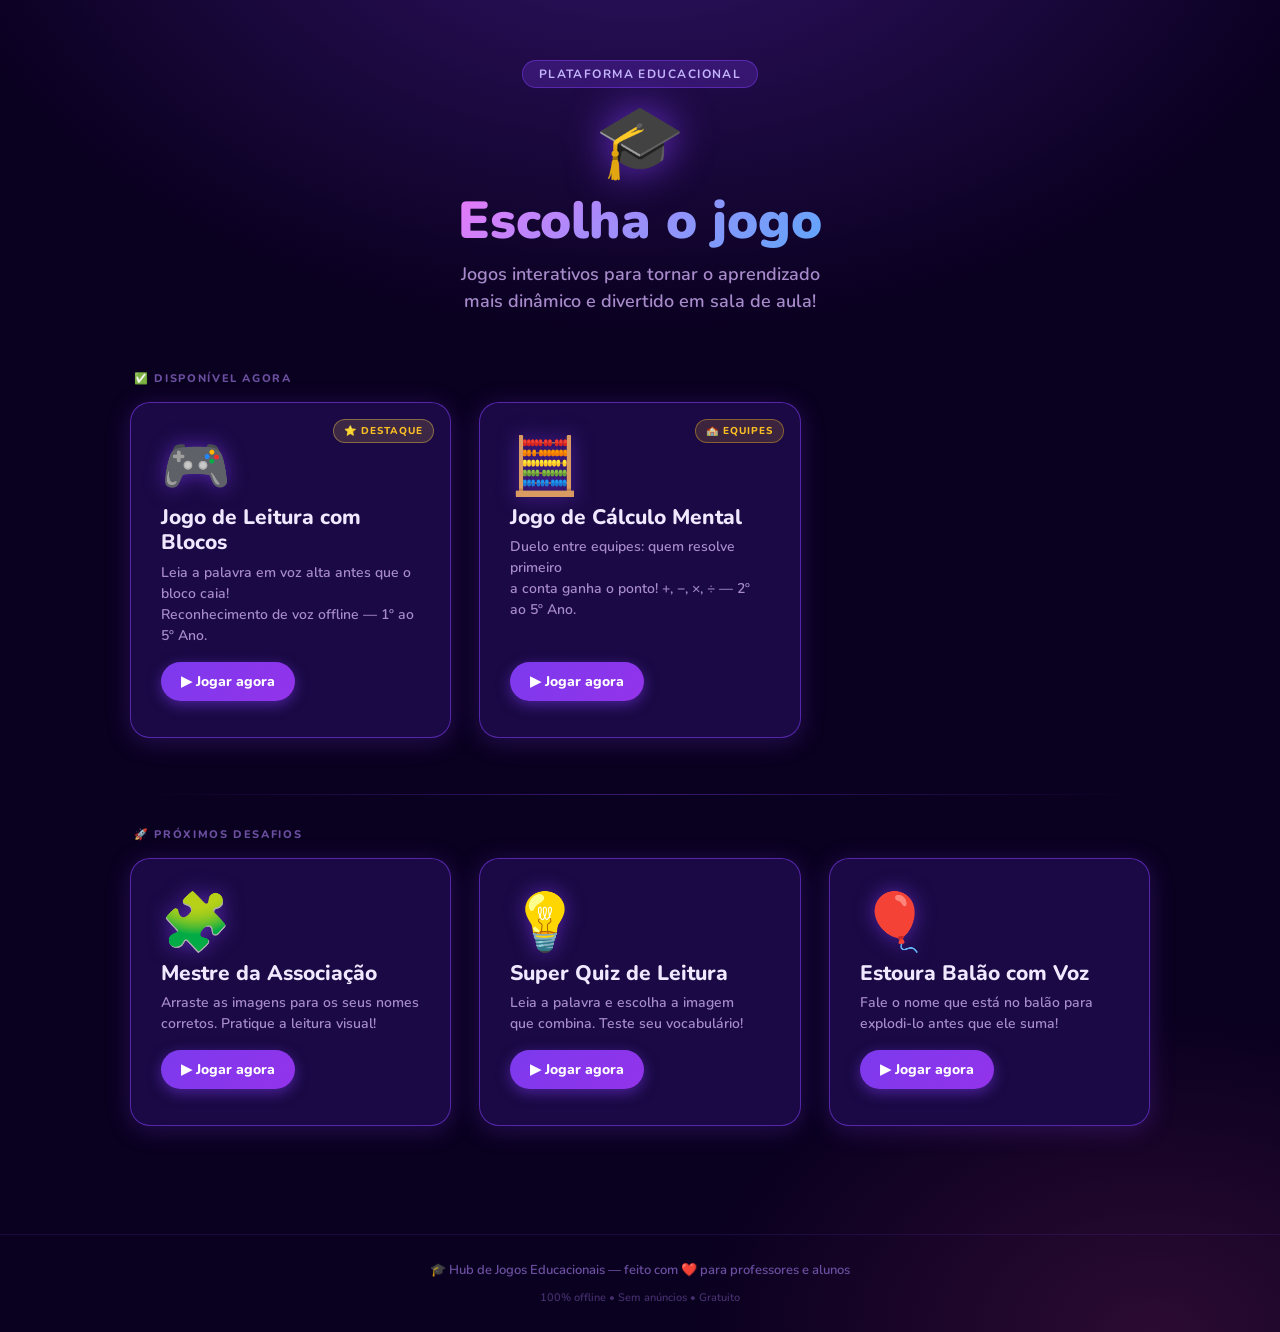
<file: index.html>
<!DOCTYPE html>
<html lang="pt-BR">

<head>
  <meta charset="UTF-8" />
  <meta name="viewport" content="width=device-width, initial-scale=1.0" />
  <meta name="description"
    content="Hub de Jogos Educacionais — escolha o jogo ideal para sua turma e torne o aprendizado mais dinâmico e divertido!" />
  <meta name="theme-color" content="#0a0020" />
  <meta name="apple-mobile-web-app-capable" content="yes" />

  <title>Hub de Jogos Educacionais 🎮</title>

  <link rel="stylesheet" href="hub.css" />
</head>

<body>

  <div class="hub-wrapper">

    <!-- ══════════════════════════════════════
         HEADER
    ══════════════════════════════════════ -->
    <header class="hub-header" role="banner">
      <div class="hub-badge">Plataforma Educacional</div>
      <div class="hub-logo" aria-hidden="true">🎓</div>
      <h1 class="hub-title">Escolha o jogo</h1>
      <p class="hub-subtitle">
        Jogos interativos para tornar o aprendizado<br>
        mais dinâmico e divertido em sala de aula!
      </p>
    </header>

    <!-- ══════════════════════════════════════
         JOGOS DISPONÍVEIS
    ══════════════════════════════════════ -->
    <p class="hub-section-label">✅ Disponível agora</p>

    <main id="hub-grid" class="hub-grid" role="main" aria-label="Lista de jogos">

      <!-- ── Card 1: Jogo de Leitura com Blocos ── -->
      <a
        id="card-jogo-leitura"
        class="game-card"
        href="./jogo-leitura/"
        aria-label="Jogar: Jogo de Leitura com Blocos"
        title="Jogo de Leitura com Blocos"
      >
        <span class="card-tag">⭐ Destaque</span>

        <div class="card-icon" aria-hidden="true">🎮</div>

        <div class="card-info">
          <h2 class="card-name">Jogo de Leitura com Blocos</h2>
          <p class="card-desc">
            Leia a palavra em voz alta antes que o bloco caia!<br>
            Reconhecimento de voz offline — 1º ao 5º Ano.
          </p>
        </div>

        <button class="card-cta" tabindex="-1" aria-hidden="true">
          ▶ Jogar agora
        </button>
      </a>

      <!-- ── Card 2: Jogo de Cálculo Mental ── -->
      <a
        id="card-jogo-calculo"
        class="game-card"
        href="./jogo-calculo/"
        aria-label="Jogar: Jogo de Cálculo Mental"
        title="Jogo de Cálculo Mental"
      >
        <span class="card-tag" style="background:rgba(251,191,36,0.15);color:#fbbf24;border-color:rgba(251,191,36,0.4);">🏫 Equipes</span>

        <div class="card-icon" aria-hidden="true">🧮</div>

        <div class="card-info">
          <h2 class="card-name">Jogo de Cálculo Mental</h2>
          <p class="card-desc">
            Duelo entre equipes: quem resolve primeiro<br>
            a conta ganha o ponto! +, −, ×, ÷ — 2º ao 5º Ano.
          </p>
        </div>

        <button class="card-cta" tabindex="-1" aria-hidden="true">
          ▶ Jogar agora
        </button>
      </a>

    </main>

    <div class="hub-divider" role="separator" aria-hidden="true"></div>

    <!-- ══════════════════════════════════════
         JOGOS EM BREVE
    ══════════════════════════════════════ -->
    <p class="hub-section-label">🚀 Próximos Desafios</p>

    <section class="hub-grid" aria-label="Mais jogos de leitura">

      <!-- ── Card 3: Associação ── -->
      <a
        id="card-associacao"
        href="jogo-associacao/"
        class="game-card"
        role="article"
        aria-label="Jogo de Associação"
      >
        <div class="card-icon" aria-hidden="true">🧩</div>

        <div class="card-info">
          <h2 class="card-name">Mestre da Associação</h2>
          <p class="card-desc">
            Arraste as imagens para os seus nomes<br>
            corretos. Pratique a leitura visual!
          </p>
        </div>

        <button class="card-cta">
          ▶ Jogar agora
        </button>
      </a>

      <!-- ── Card 4: Quiz ── -->
      <a
        id="card-quiz"
        href="jogo-quiz/"
        class="game-card"
        role="article"
        aria-label="Super Quiz de Leitura"
      >
        <div class="card-icon" aria-hidden="true">💡</div>

        <div class="card-info">
          <h2 class="card-name">Super Quiz de Leitura</h2>
          <p class="card-desc">
            Leia a palavra e escolha a imagem<br>
            que combina. Teste seu vocabulário!
          </p>
        </div>

        <button class="card-cta">
          ▶ Jogar agora
        </button>
      </a>

      <!-- ── Card 5: Estoura Balão ── -->
      <a
        id="card-balao"
        href="jogo-balao/"
        class="game-card"
        role="article"
        aria-label="Estoura Balão com Voz"
      >
        <div class="card-icon" aria-hidden="true">🎈</div>

        <div class="card-info">
          <h2 class="card-name">Estoura Balão com Voz</h2>
          <p class="card-desc">
            Fale o nome que está no balão para<br>
            explodi-lo antes que ele suma!
          </p>
        </div>

        <button class="card-cta">
          ▶ Jogar agora
        </button>
      </a>

    </section>

  </div><!-- /.hub-wrapper -->

  <!-- ══════════════════════════════════════
       FOOTER
  ══════════════════════════════════════ -->
  <footer class="hub-footer" role="contentinfo">
    <p>🎓 Hub de Jogos Educacionais &mdash; feito com ❤️ para professores e alunos</p>
    <p style="margin-top: 6px; font-size: 11px; opacity: 0.6;">
      100% offline &bull; Sem anúncios &bull; Gratuito
    </p>
  </footer>

  <!-- Micro-interação: ripple -->
  <script>
    document.addEventListener('DOMContentLoaded', () => {

      // ── Ripple nos cards ativos ──────────────────────────
      const activeCards = document.querySelectorAll('.game-card:not(.disabled)');
      activeCards.forEach(card => {
        card.addEventListener('click', function (e) {
          const ripple = document.createElement('span');
          const rect   = card.getBoundingClientRect();
          const size   = Math.max(rect.width, rect.height);
          const x      = e.clientX - rect.left - size / 2;
          const y      = e.clientY - rect.top  - size / 2;
          Object.assign(ripple.style, {
            position:     'absolute',
            width:        size + 'px',
            height:       size + 'px',
            left:         x + 'px',
            top:          y + 'px',
            borderRadius: '50%',
            background:   'rgba(124, 58, 237, 0.35)',
            transform:    'scale(0)',
            animation:    'rippleAnim 0.55s ease-out forwards',
            pointerEvents:'none',
            zIndex:       '0',
          });
          card.appendChild(ripple);
          setTimeout(() => ripple.remove(), 600);
        });
      });


    });
  </script>

  <!-- Global Service Worker Registration -->
  <script>
    if ('serviceWorker' in navigator) {
      navigator.serviceWorker.register('/sw.js')
        .then(() => console.log('Global SW registrado'))
        .catch(e => console.warn('Falha no SW:', e));
    }
  </script>

  <!-- Estilos inline: ripple -->
  <style>
    @keyframes rippleAnim {
      to { transform: scale(2.5); opacity: 0; }
    }
      font-family: 'Nunito', monospace;
    }

    .tree-body {
      background: rgba(10, 4, 32, 0.95);
      padding: 20px 24px;
      margin: 0;
      font-family: 'Courier New', Courier, monospace;
      font-size: 13px;
      line-height: 1.9;
      overflow-x: auto;
      white-space: pre;
    }

    .t-dir    { color: #a78bfa; font-weight: 700; }
    .t-file   { color: #e2e8f0; }
    .t-branch { color: #4a3570; }
    .t-comment{ color: #4ade80; opacity: 0.7; font-style: italic; }
    .t-dim    { color: #6b4fa0; font-size: 11px; }
    .t-soon   { color: #6b4fa0; }

    .structure-tip {
      background: rgba(124, 58, 237, 0.08);
      border-top: 1px solid rgba(124, 58, 237, 0.15);
      padding: 14px 20px;
      font-size: 13px;
      color: #a78bca;
      line-height: 1.6;
    }

    .structure-tip code {
      background: rgba(124, 58, 237, 0.2);
      color: #c084fc;
      padding: 1px 6px;
      border-radius: 4px;
      font-family: 'Courier New', monospace;
      font-size: 12px;
    }
  </style>

</body>

</html>
</file>
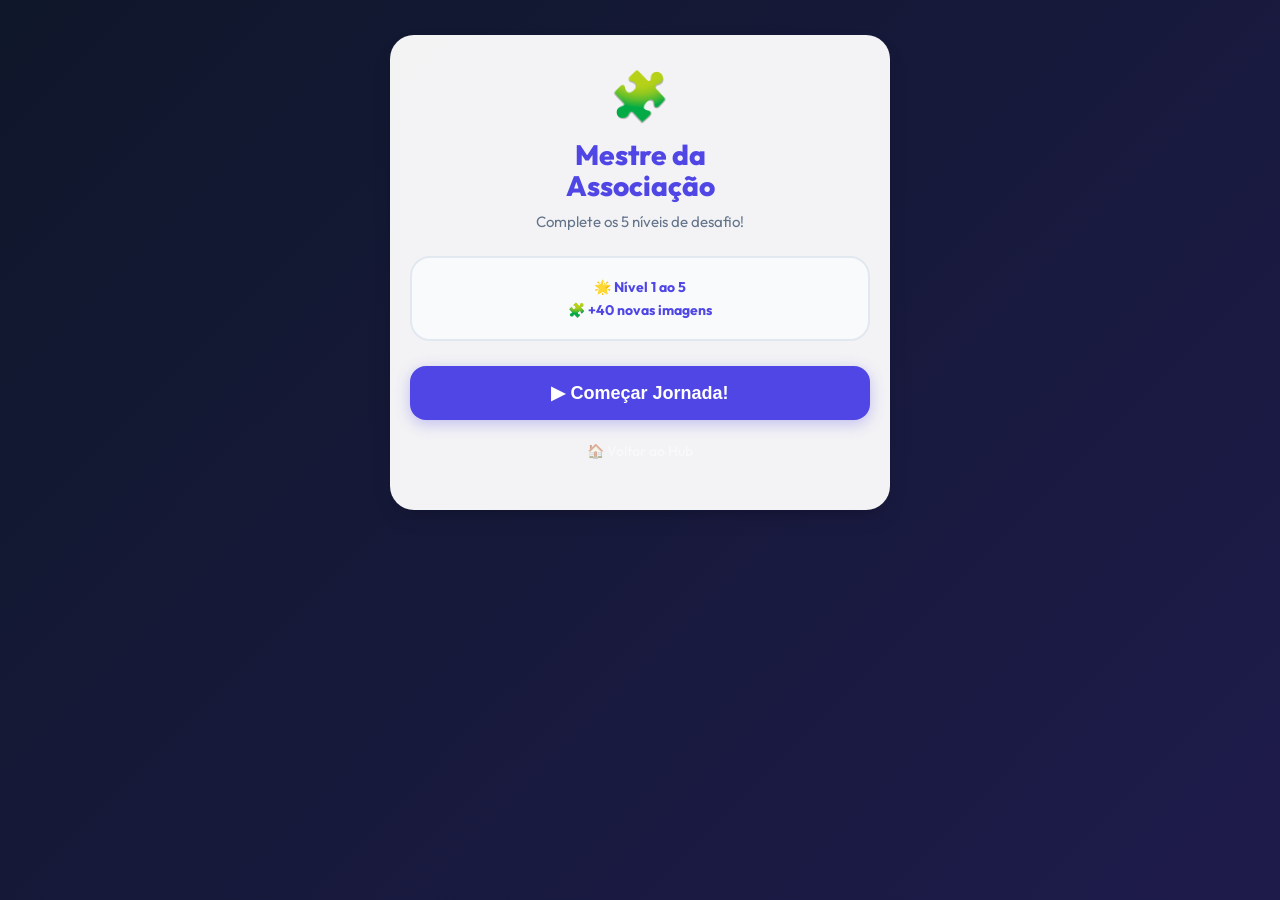
<file: jogo-associacao/index.html>
<!DOCTYPE html>
<html lang="pt-BR">
<head>
    <meta charset="UTF-8">
    <meta name="viewport" content="width=device-width, initial-scale=1.0, maximum-scale=1.0, user-scalable=no">
    <title>Mestre da Associação 🧩</title>
    <link rel="stylesheet" href="style.css?v=18">
    <link href="https://fonts.googleapis.com/css2?family=Outfit:wght@400;600;700;800&display=swap" rel="stylesheet">
</head>
<body>
    <div id="app">
        <section id="screen-start" class="screen active">
            <div class="card main-card">
                <div class="icon-header">🧩</div>
                <h1 class="title">Mestre da<br>Associação</h1>
                <p class="subtitle">Complete os 5 níveis de desafio!</p>
                
                <div class="level-info">
                    <p>🌟 Nível 1 ao 5</p>
                    <p>🧩 +40 novas imagens</p>
                </div>

                <button id="btn-play" class="btn-primary">▶ Começar Jornada!</button>
                
                <div class="footer-links">
                    <a href="../" class="link-hub">🏠 Voltar ao Hub</a>
                </div>
            </div>
        </section>

        <!-- Tela de Jogo -->
        <section id="screen-game" class="screen">
            <div class="game-header">
                <button id="btn-back-menu" class="btn-icon">⬅</button>
                <div class="game-stats">
                    <span id="stat-progress">0 / 0</span>
                </div>
            </div>

            <div class="game-container">
                <div id="items-column" class="column">
                    <!-- Imagens para arrastar -->
                </div>
                <div id="slots-column" class="column">
                    <!-- Slots com nomes -->
                </div>
            </div>
        </section>

        <!-- Tela de Resultado -->
        <section id="screen-result" class="screen">
            <div class="card result-card">
                <div class="result-icon">🏆</div>
                <h2 class="result-title">Parabéns!</h2>
                <p class="result-msg">Você completou todos os pares!</p>
                <button id="btn-restart" class="btn-primary">🔄 Jogar Novamente</button>
                <button id="btn-home" class="btn-secondary">🏠 Menu Inicial</button>
            </div>
        </section>
    </div>

    <script src="script.js?v=18"></script>
    <script>
        if ('serviceWorker' in navigator) {
          navigator.serviceWorker.register('/sw.js');
        }
    </script>
</body>
</html>
</file>
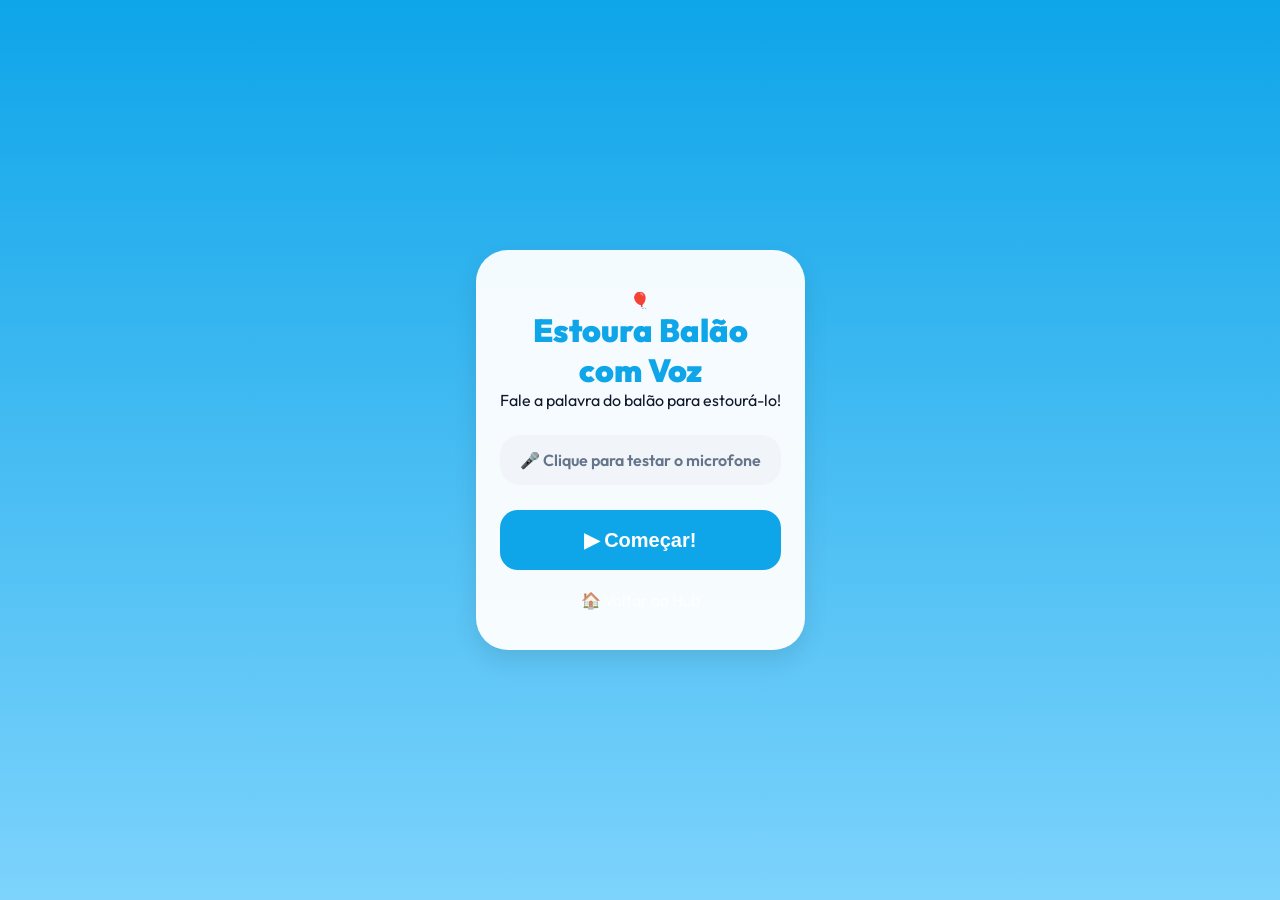
<file: jogo-balao/index.html>
<!DOCTYPE html>
<html lang="pt-BR">
<head>
    <meta charset="UTF-8">
    <meta name="viewport" content="width=device-width, initial-scale=1.0, maximum-scale=1.0, user-scalable=no">
    <title>Estoura Balão com Voz 🎈</title>
    <link rel="stylesheet" href="style.css?v=1">
    <link href="https://fonts.googleapis.com/css2?family=Outfit:wght@400;600;700;800&display=swap" rel="stylesheet">
</head>
<body>
    <div id="app">
        <section id="screen-start" class="screen active">
            <div class="card main-card">
                <div class="icon-header">🎈</div>
                <h1 class="title">Estoura Balão<br>com Voz</h1>
                <p class="subtitle">Fale a palavra do balão para estourá-lo!</p>
                
                <div class="mic-check">
                    <span id="mic-label">🎤 Clique para testar o microfone</span>
                </div>

                <button id="btn-play" class="btn-primary">▶ Começar!</button>
                
                <div class="footer-links">
                    <a href="../" class="link-hub">🏠 Voltar ao Hub</a>
                </div>
            </div>
        </section>

        <section id="screen-game" class="screen">
            <div id="game-canvas-container">
                <!-- Balões serão gerados aqui -->
            </div>
            
            <div class="game-hud">
                <div class="hud-item">🎈 <span id="val-score">0</span></div>
                <div class="hud-item">❤️ <span id="val-lives">3</span></div>
            </div>

            <div id="speech-overlay">
                <span id="recognized-text">...</span>
            </div>
        </section>

        <section id="screen-result" class="screen">
            <div class="card result-card">
                <div class="result-icon">🎈</div>
                <h2 class="result-title">Fim de Jogo!</h2>
                <p class="result-msg">Você estourou <strong id="res-total">0</strong> balões!</p>
                <button id="btn-restart" class="btn-primary">🔄 Jogar Novamente</button>
                <button id="btn-home" class="btn-secondary">🏠 Menu Inicial</button>
            </div>
        </section>
    </div>

    <!-- Scripts do motor de voz (reutilizados do jogo de leitura) -->
    <script type="module" src="script.js?v=1"></script>
    <script>
        if ('serviceWorker' in navigator) {
          navigator.serviceWorker.register('/sw.js');
        }
    </script>
</body>
</html>
</file>
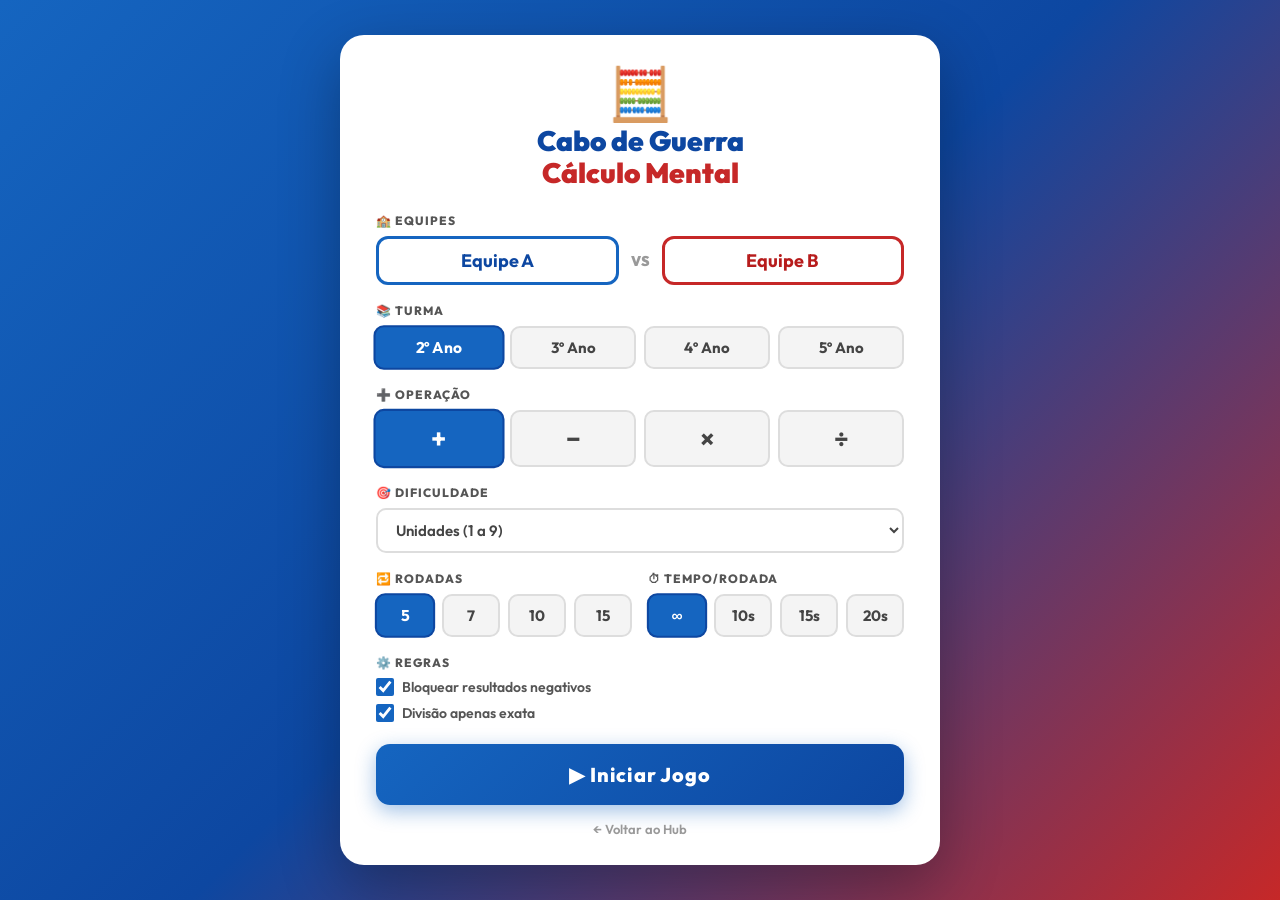
<file: jogo-calculo/index.html>
<!DOCTYPE html>
<html lang="pt-BR">
<head>
  <meta charset="UTF-8">
  <meta name="viewport" content="width=device-width, initial-scale=1.0, maximum-scale=1.0, user-scalable=no">
  <title>Cabo de Guerra: Cálculo Mental</title>
  <link rel="preconnect" href="https://fonts.googleapis.com">
  <link href="https://fonts.googleapis.com/css2?family=Outfit:wght@400;600;700;800;900&display=swap" rel="stylesheet">
  <link rel="stylesheet" href="style.css?v=5">
</head>
<body>

<!-- ══════════════════════════════════════
     TELA DE CONFIGURAÇÃO
══════════════════════════════════════ -->
<div id="screen-config" class="screen active">
  <div class="config-card">
    <div class="config-logo">🧮</div>
    <h1 class="config-title">Cabo de Guerra<br><span>Cálculo Mental</span></h1>

    <div class="config-body">

      <!-- Identificação -->
      <div class="cfg-section">
        <h3 class="cfg-label">🏫 Equipes</h3>
        <div class="team-name-row">
          <div class="team-input-group team-a-group">
            <input id="team-a-name" type="text" value="Equipe A" maxlength="14" autocomplete="off">
          </div>
          <span class="vs-badge">VS</span>
          <div class="team-input-group team-b-group">
            <input id="team-b-name" type="text" value="Equipe B" maxlength="14" autocomplete="off">
          </div>
        </div>
      </div>

      <!-- Turma -->
      <div class="cfg-section">
        <h3 class="cfg-label">📚 Turma</h3>
        <div class="btn-group" id="sel-class">
          <button class="sel-btn" data-v="2">2º Ano</button>
          <button class="sel-btn" data-v="3">3º Ano</button>
          <button class="sel-btn" data-v="4">4º Ano</button>
          <button class="sel-btn" data-v="5">5º Ano</button>
        </div>
      </div>

      <!-- Operação -->
      <div class="cfg-section">
        <h3 class="cfg-label">➕ Operação</h3>
        <div class="btn-group" id="sel-op">
          <button class="sel-btn op-btn" data-v="+"><span>+</span></button>
          <button class="sel-btn op-btn" data-v="-"><span>−</span></button>
          <button class="sel-btn op-btn" data-v="*"><span>×</span></button>
          <button class="sel-btn op-btn" data-v="/"><span>÷</span></button>
        </div>
      </div>

      <!-- Dificuldade -->
      <div class="cfg-section">
        <h3 class="cfg-label">🎯 Dificuldade</h3>
        <select id="sel-diff" class="cfg-select">
          <option value="units">Unidades (1 a 9)</option>
          <option value="tens">Dezenas (10 a 99)</option>
          <option value="hundreds">Centenas (100 a 999)</option>
          <option value="thousands">Milhares (1.000 a 9.999)</option>
        </select>
      </div>

      <!-- Rodadas & Tempo -->
      <div class="cfg-two-col">
        <div class="cfg-section">
          <h3 class="cfg-label">🔁 Rodadas</h3>
          <div class="btn-group" id="sel-rounds">
            <button class="sel-btn" data-v="5">5</button>
            <button class="sel-btn" data-v="7">7</button>
            <button class="sel-btn" data-v="10">10</button>
            <button class="sel-btn" data-v="15">15</button>
          </div>
        </div>
        <div class="cfg-section">
          <h3 class="cfg-label">⏱ Tempo/rodada</h3>
          <div class="btn-group" id="sel-time">
            <button class="sel-btn" data-v="0">∞</button>
            <button class="sel-btn" data-v="10">10s</button>
            <button class="sel-btn" data-v="15">15s</button>
            <button class="sel-btn" data-v="20">20s</button>
          </div>
        </div>
      </div>

      <!-- Regras -->
      <div class="cfg-section">
        <h3 class="cfg-label">⚙️ Regras</h3>
        <div class="cfg-checks">
          <label><input type="checkbox" id="chk-noneg" checked> Bloquear resultados negativos</label>
          <label><input type="checkbox" id="chk-exact" checked> Divisão apenas exata</label>
        </div>
      </div>

    </div><!-- /.config-body -->

    <button id="btn-start" class="btn-start">
      ▶ Iniciar Jogo
    </button>
    <a href="../" class="btn-hub-link">← Voltar ao Hub</a>
  </div>
</div>

<!-- ══════════════════════════════════════
     TELA DO JOGO
══════════════════════════════════════ -->
<div id="screen-game" class="screen">

  <!-- Painel Equipe A -->
  <div id="panel-a" class="panel panel-a">
    <div class="panel-header ph-a">
      <span class="ph-name" id="ph-name-a">Equipe A</span>
      <span class="ph-score" id="ph-score-a">0</span>
    </div>
    <div class="question-box" id="qbox-a">
      <div class="question-text" id="q-a">? + ? = ?</div>
    </div>
    <div class="answer-display" id="ans-a">0</div>
    <div class="keypad" id="kp-a">
      <button class="key" data-k="1">1</button>
      <button class="key" data-k="2">2</button>
      <button class="key" data-k="3">3</button>
      <button class="key" data-k="4">4</button>
      <button class="key" data-k="5">5</button>
      <button class="key" data-k="6">6</button>
      <button class="key" data-k="7">7</button>
      <button class="key" data-k="8">8</button>
      <button class="key" data-k="9">9</button>
      <button class="key key-del" data-k="del">⌫</button>
      <button class="key" data-k="0">0</button>
      <button class="key key-ok" data-k="ok">✔</button>
    </div>
    <div class="panel-feedback" id="fb-a"></div>
  </div>

  <!-- Arena Central -->
  <div class="arena" id="arena">

    <!-- Header da arena -->
    <div class="arena-hdr">
      <div class="arena-score-a" id="arena-score-a">0</div>
      <div class="arena-center-info">
        <div class="arena-timer" id="arena-timer">–</div>
        <div class="arena-round" id="arena-round">Rodada 1/10</div>
      </div>
      <div class="arena-score-b" id="arena-score-b">0</div>
    </div>

    <!-- SVG Cabo de Guerra -->
    <div class="tug-wrapper">
      <svg id="tug-svg" viewBox="0 0 520 190" xmlns="http://www.w3.org/2000/svg" preserveAspectRatio="xMidYMid meet">

        <!-- Zonas de vitória -->
        <rect x="0" y="0" width="170" height="190" fill="#BBDEFB" opacity="0.35" rx="0"/>
        <rect x="350" y="0" width="170" height="190" fill="#FFCDD2" opacity="0.35" rx="0"/>

        <!-- Linha central tracejada -->
        <line x1="260" y1="5" x2="260" y2="185" stroke="#aaa" stroke-dasharray="7,5" stroke-width="2"/>

        <!-- Marcadores de zona -->
        <line x1="170" y1="0" x2="170" y2="190" stroke="#1565C0" stroke-dasharray="4,4" stroke-width="1.5" opacity="0.5"/>
        <line x1="350" y1="0" x2="350" y2="190" stroke="#C62828" stroke-dasharray="4,4" stroke-width="1.5" opacity="0.5"/>

        <!-- CORDA -->
        <line id="rope" x1="148" y1="100" x2="372" y2="100" stroke="#8B6914" stroke-width="6" stroke-linecap="round"/>

        <!-- BANDEIRA na corda -->
        <g id="rope-flag" style="transform: translateX(0px); transition: transform 0.55s cubic-bezier(0.34,1.56,0.64,1);">
          <rect x="252" y="78" width="16" height="22" rx="3" fill="#e74c3c" stroke="#c0392b" stroke-width="1.5"/>
          <line x1="252" y1="78" x2="252" y2="110" stroke="#555" stroke-width="3" stroke-linecap="round"/>
          <circle cx="252" cy="110" r="4" fill="#555"/>
        </g>

        <!-- ══ PERSONAGENS EQUIPE A (azul, esquerda) ══ -->
        <g id="chars-a">

          <!-- Personagem A1 (atrás) -->
          <g class="char-a">
            <circle cx="52" cy="38" r="18" fill="#1565C0" stroke="#0D47A1" stroke-width="2"/>
            <circle cx="59" cy="34" r="5" fill="white" opacity="0.9"/>
            <circle cx="61" cy="34" r="3" fill="#0D47A1"/>
            <path d="M36,30 Q44,20 65,26" stroke="#0D47A1" stroke-width="4" fill="none" stroke-linecap="round"/>
            <path d="M44,56 L36,100 L60,100 L58,56 Z" fill="#1565C0" stroke="#0D47A1" stroke-width="1.5" transform="rotate(10 50 78)"/>
            <path d="M55,68 Q80,76 108,88" stroke="#1565C0" stroke-width="9" fill="none" stroke-linecap="round"/>
            <circle cx="108" cy="90" r="7" fill="#1565C0"/>
            <line x1="46" y1="98" x2="28" y2="140" stroke="#0D47A1" stroke-width="10" stroke-linecap="round"/>
            <line x1="54" y1="100" x2="64" y2="140" stroke="#0D47A1" stroke-width="10" stroke-linecap="round"/>
            <ellipse cx="26" cy="143" rx="13" ry="6" fill="#0D47A1"/>
            <ellipse cx="66" cy="143" rx="13" ry="6" fill="#0D47A1"/>
          </g>

          <!-- Personagem A2 (frente) -->
          <g class="char-a">
            <circle cx="105" cy="38" r="18" fill="#1976D2" stroke="#0D47A1" stroke-width="2"/>
            <circle cx="112" cy="34" r="5" fill="white" opacity="0.9"/>
            <circle cx="114" cy="34" r="3" fill="#0D47A1"/>
            <path d="M89,30 Q97,20 118,26" stroke="#0D47A1" stroke-width="4" fill="none" stroke-linecap="round"/>
            <path d="M97,56 L89,100 L113,100 L111,56 Z" fill="#1976D2" stroke="#0D47A1" stroke-width="1.5" transform="rotate(10 103 78)"/>
            <path d="M108,68 Q128,76 148,88" stroke="#1976D2" stroke-width="9" fill="none" stroke-linecap="round"/>
            <circle cx="148" cy="90" r="7" fill="#1976D2"/>
            <line x1="99" y1="98" x2="81" y2="140" stroke="#0D47A1" stroke-width="10" stroke-linecap="round"/>
            <line x1="107" y1="100" x2="117" y2="140" stroke="#0D47A1" stroke-width="10" stroke-linecap="round"/>
            <ellipse cx="79" cy="143" rx="13" ry="6" fill="#0D47A1"/>
            <ellipse cx="119" cy="143" rx="13" ry="6" fill="#0D47A1"/>
          </g>
        </g>

        <!-- ══ PERSONAGENS EQUIPE B (vermelho, direita — espelho manual) ══ -->
        <g id="chars-b">

          <!-- Personagem B1 (frente, espelho de A2) -->
          <g class="char-b">
            <circle cx="415" cy="38" r="18" fill="#C62828" stroke="#B71C1C" stroke-width="2"/>
            <circle cx="408" cy="34" r="5" fill="white" opacity="0.9"/>
            <circle cx="406" cy="34" r="3" fill="#B71C1C"/>
            <path d="M431,30 Q423,20 402,26" stroke="#B71C1C" stroke-width="4" fill="none" stroke-linecap="round"/>
            <path d="M423,56 L431,100 L407,100 L409,56 Z" fill="#C62828" stroke="#B71C1C" stroke-width="1.5" transform="rotate(-10 417 78)"/>
            <path d="M412,68 Q392,76 372,88" stroke="#C62828" stroke-width="9" fill="none" stroke-linecap="round"/>
            <circle cx="372" cy="90" r="7" fill="#C62828"/>
            <line x1="421" y1="98" x2="439" y2="140" stroke="#B71C1C" stroke-width="10" stroke-linecap="round"/>
            <line x1="413" y1="100" x2="403" y2="140" stroke="#B71C1C" stroke-width="10" stroke-linecap="round"/>
            <ellipse cx="441" cy="143" rx="13" ry="6" fill="#B71C1C"/>
            <ellipse cx="401" cy="143" rx="13" ry="6" fill="#B71C1C"/>
          </g>

          <!-- Personagem B2 (atrás, espelho de A1) -->
          <g class="char-b">
            <circle cx="468" cy="38" r="18" fill="#E53935" stroke="#B71C1C" stroke-width="2"/>
            <circle cx="461" cy="34" r="5" fill="white" opacity="0.9"/>
            <circle cx="459" cy="34" r="3" fill="#B71C1C"/>
            <path d="M484,30 Q476,20 455,26" stroke="#B71C1C" stroke-width="4" fill="none" stroke-linecap="round"/>
            <path d="M476,56 L484,100 L460,100 L462,56 Z" fill="#E53935" stroke="#B71C1C" stroke-width="1.5" transform="rotate(-10 470 78)"/>
            <path d="M465,68 Q445,76 412,88" stroke="#E53935" stroke-width="9" fill="none" stroke-linecap="round"/>
            <circle cx="412" cy="90" r="7" fill="#E53935"/>
            <line x1="474" y1="98" x2="492" y2="140" stroke="#B71C1C" stroke-width="10" stroke-linecap="round"/>
            <line x1="466" y1="100" x2="456" y2="140" stroke="#B71C1C" stroke-width="10" stroke-linecap="round"/>
            <ellipse cx="494" cy="143" rx="13" ry="6" fill="#B71C1C"/>
            <ellipse cx="454" cy="143" rx="13" ry="6" fill="#B71C1C"/>
          </g>
        </g>

        <!-- Rótulos das zonas -->
        <text x="85" y="183" text-anchor="middle" font-size="11" fill="#1565C0" font-weight="bold" opacity="0.7">← Zona A</text>
        <text x="435" y="183" text-anchor="middle" font-size="11" fill="#C62828" font-weight="bold" opacity="0.7">Zona B →</text>

      </svg>
    </div><!-- /.tug-wrapper -->

    <!-- Barra de posição da corda -->
    <div class="rope-bar-wrap">
      <div class="rope-bar-track">
        <div class="rope-bar-zone-a"></div>
        <div class="rope-bar-zone-b"></div>
        <div class="rope-bar-marker" id="bar-marker"></div>
      </div>
    </div>

  </div><!-- /.arena -->

  <!-- Painel Equipe B -->
  <div id="panel-b" class="panel panel-b">
    <div class="panel-header ph-b">
      <span class="ph-score" id="ph-score-b">0</span>
      <span class="ph-name" id="ph-name-b">Equipe B</span>
    </div>
    <div class="question-box" id="qbox-b">
      <div class="question-text" id="q-b">? + ? = ?</div>
    </div>
    <div class="answer-display" id="ans-b">0</div>
    <div class="keypad" id="kp-b">
      <button class="key" data-k="1">1</button>
      <button class="key" data-k="2">2</button>
      <button class="key" data-k="3">3</button>
      <button class="key" data-k="4">4</button>
      <button class="key" data-k="5">5</button>
      <button class="key" data-k="6">6</button>
      <button class="key" data-k="7">7</button>
      <button class="key" data-k="8">8</button>
      <button class="key" data-k="9">9</button>
      <button class="key key-del" data-k="del">⌫</button>
      <button class="key" data-k="0">0</button>
      <button class="key key-ok" data-k="ok">✔</button>
    </div>
    <div class="panel-feedback" id="fb-b"></div>
  </div>

</div><!-- /#screen-game -->

<!-- ══════════════════════════════════════
     TELA DE RESULTADO
══════════════════════════════════════ -->
<div id="screen-result" class="screen">
  <div class="result-card">
    <div id="result-emoji" class="result-emoji">🏆</div>
    <h2 id="result-title" class="result-title">Fim de Jogo!</h2>
    <div id="result-subtitle" class="result-subtitle"></div>

    <div class="result-scores">
      <div class="rs-card rs-a">
        <div class="rs-name" id="rs-name-a">Equipe A</div>
        <div class="rs-num" id="rs-score-a">0</div>
        <div class="rs-label">acertos</div>
      </div>
      <div class="rs-vs">VS</div>
      <div class="rs-card rs-b">
        <div class="rs-name" id="rs-name-b">Equipe B</div>
        <div class="rs-num" id="rs-score-b">0</div>
        <div class="rs-label">acertos</div>
      </div>
    </div>

    <div class="result-actions">
      <button id="btn-again" class="btn-again">🔄 Jogar Novamente</button>
      <button id="btn-config" class="btn-config">⚙️ Configurar</button>
      <a href="../" class="btn-hub">🏠 Hub</a>
    </div>
  </div>

  <!-- Confetti (CSS particles) -->
  <div id="confetti-wrap" class="confetti-wrap" aria-hidden="true"></div>
</div>

<script src="script.js?v=5"></script>
<script>
    if ('serviceWorker' in navigator) {
      navigator.serviceWorker.register('/sw.js');
    }
</script>
</body>
</html>
</file>
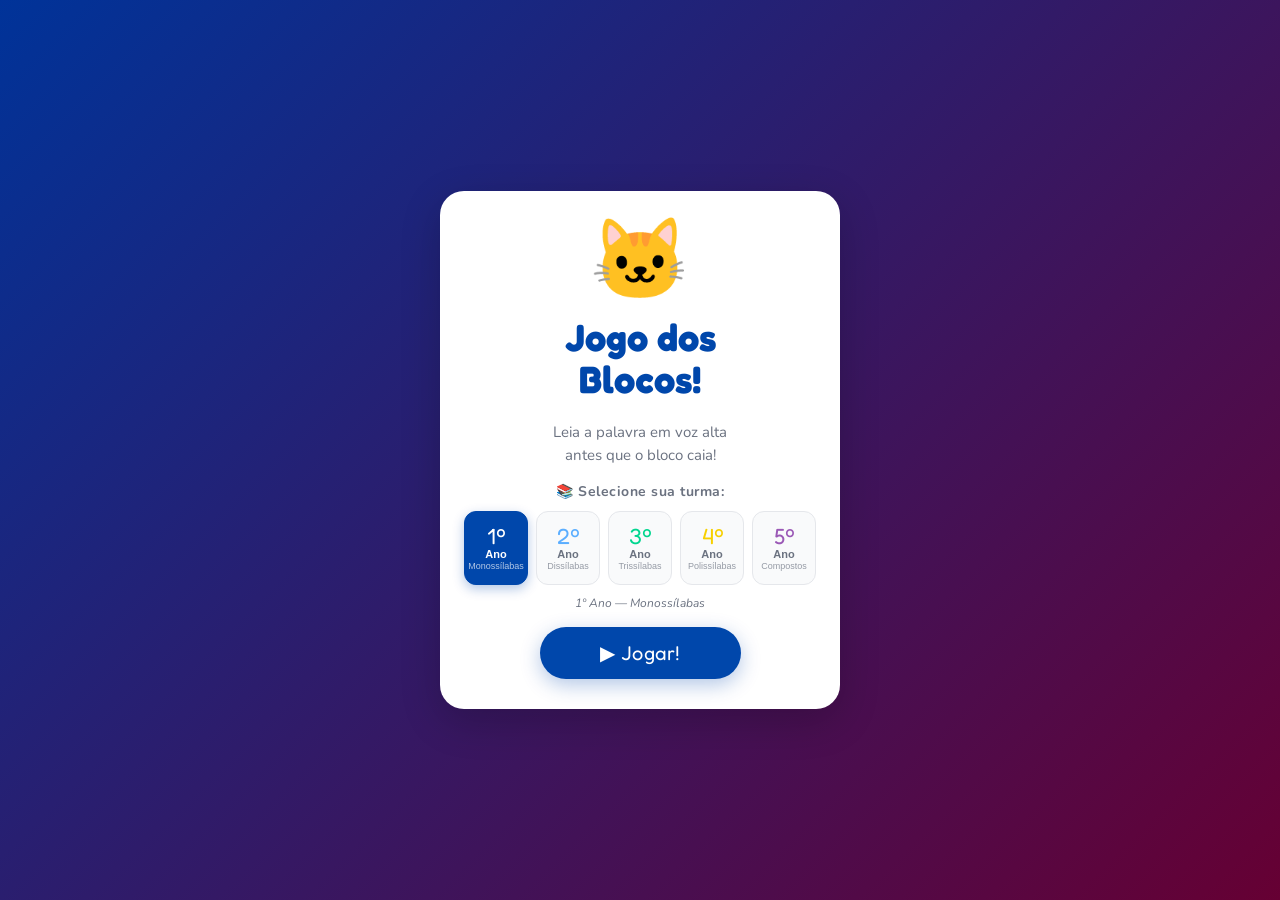
<file: jogo-leitura/index.html>
<!DOCTYPE html>
<html lang="pt-BR">

<head>
    <meta charset="UTF-8" />
    <meta name="viewport" content="width=device-width, initial-scale=1.0, viewport-fit=cover" />
    <meta name="description"
        content="Jogo dos Blocos — jogo educacional infantil de palavras com reconhecimento de voz offline" />
    <meta name="theme-color" content="#11003C" />
    <meta name="apple-mobile-web-app-capable" content="yes" />
    <title>Jogo dos Blocos 🎮</title>
    <link rel="stylesheet" href="index.css?v=6" />
</head>

<body>

    <!-- ══════════════════════════════════════
       TELA INICIAL  #screen-start
  ══════════════════════════════════════ -->
    <section id="screen-start" class="screen active" role="main">
        <div class="start-card">
            <span class="mascot mascot-idle" id="mascot" aria-hidden="true">🐱</span>

            <h1 class="game-title">Jogo dos<br>Blocos!</h1>
            <p class="game-subtitle">Leia a palavra em voz alta<br>antes que o bloco caia!</p>

            <!-- Seleção de turma -->
            <div class="grade-section" aria-label="Selecione sua turma">
                <p class="grade-title">📚 Selecione sua turma:</p>
                <div class="grade-grid">
                    <button class="grade-btn selected" data-grade="ano1" style="--grade-color:#FF6B9D"
                        aria-label="1º Ano">
                        <span class="grade-num">1º</span>
                        <span class="grade-label-text">Ano</span>
                        <span class="grade-hint">Monossílabas</span>
                    </button>
                    <button class="grade-btn" data-grade="ano2" style="--grade-color:#5BAEFF" aria-label="2º Ano">
                        <span class="grade-num">2º</span>
                        <span class="grade-label-text">Ano</span>
                        <span class="grade-hint">Dissílabas</span>
                    </button>
                    <button class="grade-btn" data-grade="ano3" style="--grade-color:#00D68F" aria-label="3º Ano">
                        <span class="grade-num">3º</span>
                        <span class="grade-label-text">Ano</span>
                        <span class="grade-hint">Trissílabas</span>
                    </button>
                    <button class="grade-btn" data-grade="ano4" style="--grade-color:#F7D000" aria-label="4º Ano">
                        <span class="grade-num">4º</span>
                        <span class="grade-label-text">Ano</span>
                        <span class="grade-hint">Polissílabas</span>
                    </button>
                    <button class="grade-btn" data-grade="ano5" style="--grade-color:#9B59B6" aria-label="5º Ano">
                        <span class="grade-num">5º</span>
                        <span class="grade-label-text">Ano</span>
                        <span class="grade-hint">Compostos</span>
                    </button>
                </div>
                <p id="grade-desc" class="grade-desc">1º Ano — Monossílabas</p>
            </div>

            <button id="btn-start" class="btn-primary" aria-label="Começar o jogo">
                ▶ Jogar!
            </button>
        </div>
    </section>


    <!-- ══════════════════════════════════════
       TELA DO JOGO  #screen-game
  ══════════════════════════════════════ -->
    <section id="screen-game" class="screen" aria-label="Jogo em andamento">

        <!-- HUD: placar -->
        <div id="hud" role="status" aria-live="polite">
            <div class="hud-block">
                <span class="hud-label">Pontos</span>
                <span class="hud-value" id="hud-score">0</span>
            </div>
            <div class="hud-block">
                <span id="hud-grade"></span>
                <span id="hud-combo" aria-label="Combo"></span>
            </div>
            <div class="hud-block">
                <span class="hud-label">Recorde</span>
                <span class="hud-value" id="hud-highscore">0</span>
            </div>
        </div>

        <!-- Canvas de jogo -->
        <canvas id="game-canvas" aria-label="Área do jogo"></canvas>

        <!-- Área do microfone -->
        <div id="mic-area">
            <button id="mic-btn" data-state="off" aria-label="Ligar / desligar microfone"
                title="Clique para ligar o microfone">
                🎤
            </button>
            <span id="mic-status">🎤 OFF</span>
            <span id="partial-text" aria-live="polite" aria-label="Palavra detectada"></span>
        </div>
    </section>

    <!-- ══════════════════════════════════════
       TELA DE GAME OVER  #screen-gameover
  ══════════════════════════════════════ -->
    <section id="screen-gameover" class="screen" aria-label="Fim de jogo">
        <div class="go-card">
            <span class="mascot" id="mascot-go" aria-hidden="true">😅</span>
            <h2 class="go-title">Fim de Jogo!</h2>

            <div aria-label="Sua pontuação">
                <p style="font-size:13px;color:var(--text-dim);text-align:center;">SUA PONTUAÇÃO</p>
                <p class="go-score-big" id="go-score">0</p>
            </div>

            <div class="go-highscore-row">
                🏆 Recorde: <strong id="go-highscore">0</strong>
            </div>

            <div class="go-stats">
                <div class="go-stat">
                    <span class="go-stat-label">Acertos ✅</span>
                    <span class="go-stat-value" id="go-cleared">0</span>
                </div>
                <div class="go-stat">
                    <span class="go-stat-label">Erros ❌</span>
                    <span class="go-stat-value" id="go-missed">0</span>
                </div>
            </div>

            <button id="btn-restart" class="btn-primary" aria-label="Jogar novamente">
                🔄 Jogar Novamente
            </button>
            <button id="btn-home" class="btn-secondary" aria-label="Ir para o início" onclick="document.getElementById('screen-gameover').classList.remove('active');
                 document.getElementById('screen-start').classList.add('active');">
                🏠 Início
            </button>
        </div>
    </section>

    <!-- ══════════════════════════════════════
       FEEDBACK VISUAL (overlay global)
  ══════════════════════════════════════ -->
    <div id="feedback" class="feedback" aria-live="assertive" aria-atomic="true"></div>

    <!-- ══════════════════════════════════════
       LOADING OVERLAY (modelo Vosk)
  ══════════════════════════════════════ -->
    <div id="loading-overlay" role="status" aria-label="Carregando modelo de voz">
        <span style="font-size:52px;">🎤</span>
        <p id="loading-title">Carregando reconhecimento de voz…</p>
        <div id="loading-track" aria-hidden="true">
            <div id="loading-bar"></div>
        </div>
        <p id="loading-msg">Iniciando…</p>
        <p style="font-size:11px;color:var(--text-dim);max-width:260px;text-align:center;margin-top:4px;">
            Tentando carregar o modelo offline Vosk. Se não funcionar em 30s, o jogo usa o reconhecimento de voz do
            Chrome automaticamente!
        </p>
    </div>

    <!-- Entry point ES Module -->
    <script type="module" src="main.js?v=6"></script>

    <!-- Service Worker Registration -->
    <script>
        if ('serviceWorker' in navigator) {
            navigator.serviceWorker.register('/sw.js')
                .catch(e => console.warn('SW não registrado:', e));
        }
    </script>
</body>

</html>
</file>
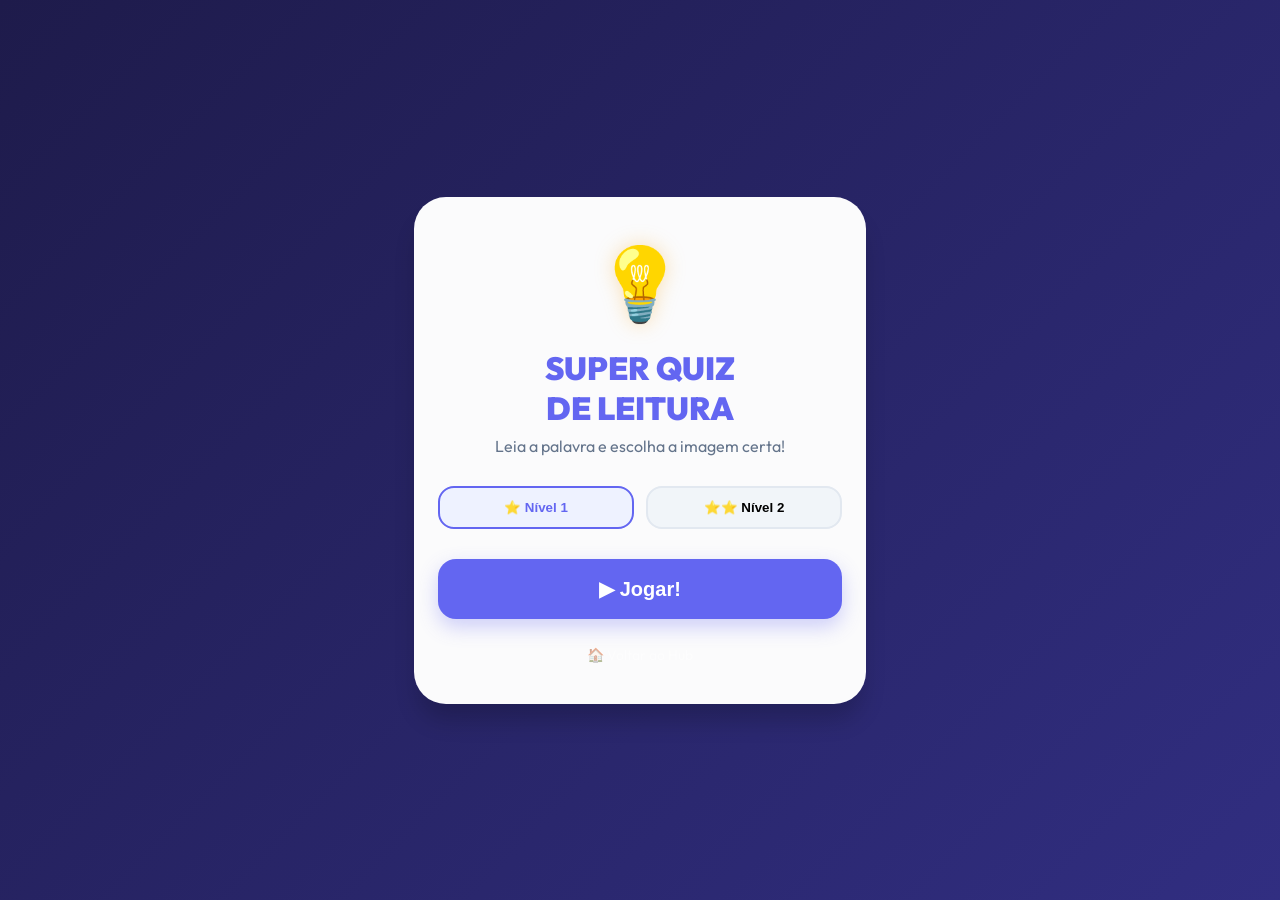
<file: jogo-quiz/index.html>
<!DOCTYPE html>
<html lang="pt-BR">
<head>
    <meta charset="UTF-8">
    <meta name="viewport" content="width=device-width, initial-scale=1.0, maximum-scale=1.0, user-scalable=no">
    <title>Super Quiz de Leitura 💡</title>
    <link rel="stylesheet" href="style.css?v=1">
    <link href="https://fonts.googleapis.com/css2?family=Outfit:wght@400;600;700;800&display=swap" rel="stylesheet">
</head>
<body>
    <div id="app">
        <!-- Tela Inicial -->
        <section id="screen-start" class="screen active">
            <div class="card main-card">
                <div class="icon-header">💡</div>
                <h1 class="title">Super Quiz<br>de Leitura</h1>
                <p class="subtitle">Leia a palavra e escolha a imagem certa!</p>
                
                <div class="difficulty-options">
                    <button class="diff-btn selected" data-level="facil">⭐ Nível 1</button>
                    <button class="diff-btn" data-level="medio">⭐⭐ Nível 2</button>
                </div>

                <button id="btn-play" class="btn-primary">▶ Jogar!</button>
                
                <div class="footer-links">
                    <a href="../" class="link-hub">🏠 Voltar ao Hub</a>
                </div>
            </div>
        </section>

        <!-- Tela de Jogo -->
        <section id="screen-game" class="screen">
            <div class="game-top">
                <div class="progress-container">
                    <div id="progress-bar"></div>
                </div>
                <span id="question-counter">1 / 10</span>
            </div>

            <div class="quiz-container">
                <div id="word-display" class="word-card">
                    PALAVRA
                </div>

                <div id="options-grid" class="options-grid">
                    <!-- 4 opções de imagem -->
                </div>
            </div>
        </section>

        <!-- Tela de Resultado -->
        <section id="screen-result" class="screen">
            <div class="card result-card">
                <div id="result-emoji" class="result-icon">🥳</div>
                <h2 id="result-title" class="result-title">Muito bem!</h2>
                <p id="result-score" class="result-msg">Você acertou 8 de 10!</p>
                
                <div class="result-stats">
                    <div class="stat-item">
                        <span>Acertos ✅</span>
                        <strong id="res-correct">0</strong>
                    </div>
                    <div class="stat-item">
                        <span>Erros ❌</span>
                        <strong id="res-wrong">0</strong>
                    </div>
                </div>

                <button id="btn-restart" class="btn-primary">🔄 Tentar Novamente</button>
                <button id="btn-home" class="btn-secondary">🏠 Menu Inicial</button>
            </div>
        </section>
    </div>

    <script src="script.js?v=1"></script>
    <script>
        if ('serviceWorker' in navigator) {
          navigator.serviceWorker.register('/sw.js');
        }
    </script>
</body>
</html>
</file>
<file: hub.css>
/* ═══════════════════════════════════════════════════════════
   HUB DE JOGOS EDUCACIONAIS — hub.css
   Paleta: consistente com o jogo (roxo escuro #11003C)
   Fonte: Nunito (Google Fonts) — arredondada e amigável
═══════════════════════════════════════════════════════════ */

@import url('https://fonts.googleapis.com/css2?family=Nunito:wght@400;600;700;800;900&display=swap');

/* ── Reset & Base ────────────────────────────────────────── */
*, *::before, *::after {
  box-sizing: border-box;
  margin: 0;
  padding: 0;
}

:root {
  /* Cores principais */
  --bg-deep:       #0a0020;
  --bg-card:       #1a0944;
  --bg-card-hover: #22106a;
  --accent-purple: #7c3aed;
  --accent-pink:   #ec4899;
  --accent-gold:   #fbbf24;
  --text-main:     #f0e8ff;
  --text-muted:    #a78bca;
  --text-dim:      #6b4fa0;
  --disabled-bg:   #130730;
  --disabled-text: #4a3570;
  --disabled-border:#2a1a55;

  /* Sombras e bordas */
  --card-shadow:   0 4px 24px rgba(124, 58, 237, 0.25);
  --card-shadow-hover: 0 8px 40px rgba(124, 58, 237, 0.5);
  --border-active: rgba(124, 58, 237, 0.6);
  --border-disabled: rgba(42, 26, 85, 0.8);

  /* Tipografia */
  --font: 'Nunito', sans-serif;

  /* Espaçamentos */
  --gap: clamp(16px, 3vw, 28px);
  --radius: 20px;
  --radius-sm: 12px;
}

html {
  font-family: var(--font);
  background-color: var(--bg-deep);
  color: var(--text-main);
  min-height: 100%;
}

body {
  min-height: 100vh;
  display: flex;
  flex-direction: column;
  background:
    radial-gradient(ellipse 80% 50% at 50% -10%, rgba(124, 58, 237, 0.35) 0%, transparent 70%),
    radial-gradient(ellipse 60% 40% at 90% 100%, rgba(236, 72, 153, 0.15) 0%, transparent 60%),
    var(--bg-deep);
}

/* ── Layout Wrapper ──────────────────────────────────────── */
.hub-wrapper {
  flex: 1;
  display: flex;
  flex-direction: column;
  align-items: center;
  padding: clamp(24px, 5vw, 60px) clamp(16px, 4vw, 40px);
  max-width: 1100px;
  width: 100%;
  margin: 0 auto;
}

/* ── Header ──────────────────────────────────────────────── */
.hub-header {
  text-align: center;
  margin-bottom: clamp(32px, 5vw, 56px);
}

.hub-badge {
  display: inline-block;
  background: rgba(124, 58, 237, 0.25);
  border: 1px solid rgba(124, 58, 237, 0.5);
  color: #c4b5fd;
  font-size: 12px;
  font-weight: 700;
  letter-spacing: 0.12em;
  text-transform: uppercase;
  padding: 5px 16px;
  border-radius: 999px;
  margin-bottom: 18px;
}

.hub-logo {
  font-size: clamp(44px, 10vw, 72px);
  line-height: 1;
  margin-bottom: 14px;
  filter: drop-shadow(0 0 20px rgba(124, 58, 237, 0.8));
  animation: float 3s ease-in-out infinite;
}

@keyframes float {
  0%, 100% { transform: translateY(0); }
  50%       { transform: translateY(-10px); }
}

.hub-title {
  font-size: clamp(28px, 6vw, 52px);
  font-weight: 900;
  line-height: 1.1;
  background: linear-gradient(135deg, #e879f9 0%, #a78bfa 40%, #60a5fa 100%);
  -webkit-background-clip: text;
  -webkit-text-fill-color: transparent;
  background-clip: text;
  margin-bottom: 12px;
}

.hub-subtitle {
  font-size: clamp(14px, 2.5vw, 18px);
  color: var(--text-muted);
  font-weight: 600;
  max-width: 500px;
  margin: 0 auto;
  line-height: 1.5;
}

/* ── Section Label ───────────────────────────────────────── */
.hub-section-label {
  align-self: flex-start;
  font-size: 11px;
  font-weight: 800;
  letter-spacing: 0.15em;
  text-transform: uppercase;
  color: var(--text-dim);
  margin-bottom: 16px;
  padding-left: 4px;
}

/* ── Games Grid ──────────────────────────────────────────── */
.hub-grid {
  display: grid;
  grid-template-columns: repeat(auto-fill, minmax(240px, 1fr));
  gap: var(--gap);
  width: 100%;
  margin-bottom: 48px;
}

/* ── Card Base ───────────────────────────────────────────── */
.game-card {
  position: relative;
  background: var(--bg-card);
  border: 1px solid var(--border-active);
  border-radius: var(--radius);
  padding: clamp(24px, 4vw, 36px) clamp(20px, 3vw, 30px);
  cursor: pointer;
  text-decoration: none;
  display: flex;
  flex-direction: column;
  align-items: flex-start;
  gap: 10px;
  box-shadow: var(--card-shadow);
  transition:
    transform 0.25s cubic-bezier(0.34, 1.56, 0.64, 1),
    box-shadow 0.25s ease,
    border-color 0.25s ease,
    background 0.25s ease;
  overflow: hidden;
  min-height: 220px;
}

/* Brilho interno no hover */
.game-card::before {
  content: '';
  position: absolute;
  inset: 0;
  border-radius: var(--radius);
  background: radial-gradient(ellipse 80% 60% at 50% 0%, rgba(124,58,237,0.2) 0%, transparent 70%);
  opacity: 0;
  transition: opacity 0.3s ease;
  pointer-events: none;
}

/* Linha de destaque no topo */
.game-card::after {
  content: '';
  position: absolute;
  top: 0;
  left: 20%;
  right: 20%;
  height: 2px;
  background: linear-gradient(90deg, transparent, var(--accent-purple), transparent);
  border-radius: 999px;
  opacity: 0;
  transition: opacity 0.3s ease;
}

.game-card:hover {
  transform: translateY(-6px) scale(1.02);
  box-shadow: var(--card-shadow-hover);
  background: var(--bg-card-hover);
  border-color: var(--accent-purple);
}

.game-card:hover::before,
.game-card:hover::after {
  opacity: 1;
}

.game-card:focus-visible {
  outline: 3px solid var(--accent-purple);
  outline-offset: 3px;
}

/* ── Card: Emoji icon ────────────────────────────────────── */
.card-icon {
  font-size: clamp(40px, 8vw, 56px);
  line-height: 1;
  filter: drop-shadow(0 0 10px rgba(124, 58, 237, 0.6));
  transition: transform 0.3s cubic-bezier(0.34, 1.56, 0.64, 1);
}

.game-card:hover .card-icon {
  transform: scale(1.15) rotate(-5deg);
}

/* ── Card: Text content ──────────────────────────────────── */
.card-info {
  flex: 1;
}

.card-name {
  font-size: clamp(17px, 3vw, 21px);
  font-weight: 800;
  color: var(--text-main);
  margin-bottom: 6px;
  line-height: 1.2;
}

.card-desc {
  font-size: clamp(12px, 2vw, 14px);
  color: var(--text-muted);
  font-weight: 600;
  line-height: 1.5;
}

/* ── Card: Play button ───────────────────────────────────── */
.card-cta {
  display: flex;
  align-items: center;
  gap: 6px;
  background: linear-gradient(135deg, var(--accent-purple), #9333ea);
  color: #fff;
  font-family: var(--font);
  font-size: 14px;
  font-weight: 800;
  padding: 10px 20px;
  border-radius: 999px;
  border: none;
  cursor: pointer;
  margin-top: 6px;
  transition:
    transform 0.2s ease,
    box-shadow 0.2s ease,
    filter 0.2s ease;
  box-shadow: 0 4px 14px rgba(124, 58, 237, 0.5);
}

.game-card:hover .card-cta {
  transform: scale(1.05);
  box-shadow: 0 6px 20px rgba(124, 58, 237, 0.7);
  filter: brightness(1.1);
}

/* ── Card: Tag / Badge ───────────────────────────────────── */
.card-tag {
  position: absolute;
  top: 16px;
  right: 16px;
  font-size: 10px;
  font-weight: 800;
  letter-spacing: 0.1em;
  text-transform: uppercase;
  padding: 4px 10px;
  border-radius: 999px;
  background: rgba(252, 211, 77, 0.15);
  color: var(--accent-gold);
  border: 1px solid rgba(252, 211, 77, 0.4);
}

/* ── Card: Disabled (Em breve) ───────────────────────────── */
.game-card.disabled {
  background: var(--disabled-bg);
  border-color: var(--disabled-border);
  cursor: not-allowed;
  box-shadow: none;
  pointer-events: none;
}

.game-card.disabled::before,
.game-card.disabled::after {
  display: none;
}

.game-card.disabled .card-icon {
  filter: grayscale(0.6) opacity(0.5);
}

.game-card.disabled .card-name {
  color: var(--disabled-text);
}

.game-card.disabled .card-desc {
  color: var(--disabled-text);
  opacity: 0.7;
}

.game-card.disabled .card-cta {
  background: rgba(42, 26, 85, 0.8);
  color: var(--disabled-text);
  box-shadow: none;
  cursor: not-allowed;
}

.card-soon {
  position: absolute;
  top: 16px;
  right: 16px;
  font-size: 10px;
  font-weight: 800;
  letter-spacing: 0.1em;
  text-transform: uppercase;
  padding: 4px 10px;
  border-radius: 999px;
  background: rgba(42, 26, 85, 0.9);
  color: var(--disabled-text);
  border: 1px solid var(--disabled-border);
}

/* ── Separator ───────────────────────────────────────────── */
.hub-divider {
  width: 100%;
  height: 1px;
  background: linear-gradient(90deg, transparent, rgba(124,58,237,0.4), transparent);
  margin: 8px 0 32px;
}

/* ── Footer ──────────────────────────────────────────────── */
.hub-footer {
  width: 100%;
  text-align: center;
  padding: 24px 16px;
  border-top: 1px solid rgba(124, 58, 237, 0.15);
  color: var(--text-dim);
  font-size: 13px;
  font-weight: 600;
  line-height: 1.8;
}

.hub-footer a {
  color: var(--accent-purple);
  text-decoration: none;
  transition: color 0.2s;
}

.hub-footer a:hover {
  color: #c084fc;
}

/* ── Animação de entrada dos cards ───────────────────────── */
@keyframes cardIn {
  from {
    opacity: 0;
    transform: translateY(20px);
  }
  to {
    opacity: 1;
    transform: translateY(0);
  }
}

.game-card {
  animation: cardIn 0.5s ease both;
}

.game-card:nth-child(1) { animation-delay: 0.05s; }
.game-card:nth-child(2) { animation-delay: 0.15s; }
.game-card:nth-child(3) { animation-delay: 0.25s; }
.game-card:nth-child(4) { animation-delay: 0.35s; }

/* ── Responsividade ──────────────────────────────────────── */
@media (max-width: 520px) {
  .hub-grid {
    grid-template-columns: 1fr;
  }

  .game-card {
    min-height: 180px;
    flex-direction: row;
    align-items: center;
    gap: 16px;
    padding: 20px;
  }

  .card-icon {
    font-size: 42px;
    flex-shrink: 0;
  }

  .card-cta {
    font-size: 13px;
    padding: 9px 16px;
  }
}

@media (prefers-reduced-motion: reduce) {
  *, *::before, *::after {
    animation-duration: 0.01ms !important;
    transition-duration: 0.01ms !important;
  }
}
</file>
<file: jogo-associacao/style.css>
:root {
    --primary: #4F46E5;
    --primary-light: #818CF8;
    --bg-gradient: linear-gradient(135deg, #0F172A 0%, #1E1B4B 100%);
    --card-bg: rgba(255, 255, 255, 0.95);
    --text-main: #1E293B;
    --text-dim: #64748B;
    --success: #10B981;
    --error: #EF4444;
    --shadow: 0 10px 25px -5px rgba(0, 0, 0, 0.1), 0 8px 10px -6px rgba(0, 0, 0, 0.1);
}

* {
    margin: 0;
    padding: 0;
    box-sizing: border-box;
    -webkit-tap-highlight-color: transparent;
}

body {
    font-family: 'Outfit', sans-serif;
    background: var(--bg-gradient);
    color: var(--text-main);
    min-height: 100vh;
    display: flex;
    justify-content: center;
    align-items: center;
    overflow-x: hidden;
    overflow-y: auto;
}

#app {
    width: 100%;
    max-width: 800px;
    min-height: 100vh;
    position: relative;
    padding-bottom: 40px; /* Espaço para o rodapé */
}

.screen {
    position: relative;
    width: 100%;
    min-height: 80vh;
    display: none;
    flex-direction: column;
    padding: 15px;
    opacity: 0;
    transition: opacity 0.3s ease;
}

.screen.active {
    display: flex;
    opacity: 1;
}

/* ── CARDS ── */
.card {
    background: var(--card-bg);
    border-radius: 24px;
    padding: 30px 20px;
    text-align: center;
    box-shadow: var(--shadow);
    margin: 20px auto;
    width: 95%;
    max-width: 500px;
}

.icon-header {
    font-size: 48px;
    margin-bottom: 15px;
}

.title {
    font-size: 28px;
    font-weight: 800;
    color: var(--primary);
    line-height: 1.1;
    margin-bottom: 10px;
}

.subtitle {
    font-size: 15px;
    color: var(--text-dim);
    margin-bottom: 25px;
}

/* ── BUTTONS ── */
.btn-primary {
    background: var(--primary);
    color: white;
    border: none;
    padding: 16px 24px;
    border-radius: 16px;
    font-size: 18px;
    font-weight: 700;
    cursor: pointer;
    transition: transform 0.2s, background 0.2s;
    width: 100%;
    box-shadow: 0 4px 15px rgba(79, 70, 229, 0.3);
}

.btn-primary:active {
    transform: scale(0.96);
}

.btn-primary:disabled {
    background: #CBD5E1;
    box-shadow: none;
    cursor: not-allowed;
}

.btn-secondary {
    background: transparent;
    color: var(--text-dim);
    border: 2px solid #E2E8F0;
    padding: 14px;
    border-radius: 16px;
    margin-top: 12px;
    font-size: 16px;
    font-weight: 600;
    cursor: pointer;
    width: 100%;
}

.level-info {
    background: #F8FAFC;
    border: 2px solid #E2E8F0;
    padding: 15px;
    border-radius: 20px;
    margin-bottom: 25px;
}

.level-info p {
    font-weight: 700;
    color: var(--primary);
    margin: 5px 0;
    font-size: 14px;
}

/* ── GAME BOARD ── */
.game-header {
    display: flex;
    justify-content: space-between;
    align-items: center;
    padding: 10px 15px;
    color: white;
}

.btn-icon {
    background: rgba(255, 255, 255, 0.1);
    border: none;
    color: white;
    width: 40px;
    height: 40px;
    border-radius: 10px;
    font-size: 18px;
    cursor: pointer;
}

.game-container {
    flex: 1;
    display: flex;
    flex-direction: column;
    gap: 20px;
    margin-top: 10px;
    padding-bottom: 20px;
}

.column {
    display: grid;
    grid-template-columns: repeat(4, 1fr);
    gap: 10px;
    padding: 10px;
}

#items-column, #slots-column {
    background: rgba(255, 255, 255, 0.05);
    border-radius: 20px;
    padding: 15px;
}

/* ── DRAGGABLE ITEMS ── */
.assoc-item {
    background: white;
    border-radius: 16px;
    aspect-ratio: 1;
    display: flex;
    justify-content: center;
    align-items: center;
    padding: 8px;
    cursor: grab;
    box-shadow: var(--shadow);
    transition: transform 0.2s, opacity 0.2s;
    user-select: none;
    overflow: hidden;
}

.assoc-item img {
    width: 100%;
    height: 100%;
    object-fit: contain;
    pointer-events: none;
}

.slot-img-container {
    width: 100%;
    height: 100%;
    display: flex;
    justify-content: center;
    align-items: center;
}

.slot-img-container img {
    width: 70%;
    height: 70%;
    object-fit: contain;
}

.assoc-item.dragging {
    opacity: 0.8;
    transform: scale(1.05);
}

.assoc-item.matched {
    opacity: 0;
    pointer-events: none;
    transform: scale(0.5);
}

/* ── DROP SLOTS ── */
.assoc-slot {
    background: rgba(255, 255, 255, 0.1);
    border: 2px dashed rgba(255, 255, 255, 0.3);
    border-radius: 16px;
    aspect-ratio: 1;
    display: flex;
    flex-direction: column;
    justify-content: center;
    align-items: center;
    padding: 5px;
    transition: all 0.3s;
    position: relative;
}

.assoc-slot.hover {
    background: rgba(255, 255, 255, 0.2);
    border-color: var(--primary-light);
}

.slot-label {
    color: white;
    font-weight: 800;
    font-size: 10px;
    text-transform: uppercase;
    letter-spacing: 0.5px;
    text-align: center;
    word-break: break-all;
}

.assoc-slot.matched {
    background: var(--success);
    border-style: solid;
    border-color: transparent;
}

.assoc-slot.matched .slot-label {
    display: none;
}

.assoc-slot.error {
    border-color: var(--error);
    background: rgba(239, 68, 68, 0.2);
    animation: shake 0.4s;
}

@keyframes shake {
    0%, 100% { transform: translateX(0); }
    25% { transform: translateX(-5px); }
    75% { transform: translateX(5px); }
}

.footer-links {
    margin-top: auto;
    padding: 20px;
    text-align: center;
}

.link-hub {
    color: rgba(255, 255, 255, 0.5);
    text-decoration: none;
    font-size: 14px;
    font-weight: 500;
}

/* ── RESPONSIVIDADE ── */
@media (max-width: 480px) {
    .column {
        grid-template-columns: repeat(3, 1fr);
        gap: 8px;
    }
    
    .title { font-size: 24px; }
    .icon-header { font-size: 40px; }
    
    .assoc-slot, .assoc-item {
        border-radius: 12px;
    }
    
    .slot-label {
        font-size: 9px;
    }
}

@media (max-width: 360px) {
    .column {
        grid-template-columns: repeat(2, 1fr);
    }
}

@media (max-height: 600px) {
    .card { padding: 20px; margin: 10px auto; }
    .icon-header { font-size: 32px; margin-bottom: 10px; }
    .level-info { padding: 10px; margin-bottom: 15px; }
    .subtitle { margin-bottom: 15px; }
}
</file>
<file: jogo-balao/style.css>
:root {
    --primary: #0EA5E9;
    --card-bg: rgba(255, 255, 255, 0.95);
    --text-main: #0F172A;
    --text-dim: #64748B;
    --shadow: 0 10px 25px rgba(0, 0, 0, 0.1);
}

* {
    margin: 0;
    padding: 0;
    box-sizing: border-box;
    -webkit-tap-highlight-color: transparent;
}

body {
    font-family: 'Outfit', sans-serif;
    background: #7DD3FC; /* Céu azul */
    background: linear-gradient(to bottom, #0EA5E9, #7DD3FC);
    color: var(--text-main);
    min-height: 100vh;
    display: flex;
    justify-content: center;
    align-items: center;
    overflow: hidden;
}

#app {
    width: 100%;
    max-width: 500px;
    height: 100vh;
    position: relative;
}

.screen {
    position: absolute;
    top: 0;
    left: 0;
    width: 100%;
    height: 100%;
    display: none;
    flex-direction: column;
    padding: 24px;
    opacity: 0;
}

.screen.active {
    display: flex;
    opacity: 1;
}

/* ── START CARD ── */
.card {
    background: var(--card-bg);
    border-radius: 32px;
    padding: 40px 24px;
    text-align: center;
    box-shadow: var(--shadow);
    margin: auto;
}

.title {
    font-size: 32px;
    font-weight: 900;
    color: var(--primary);
}

.mic-check {
    background: #F1F5F9;
    padding: 15px;
    border-radius: 20px;
    margin: 25px 0;
    color: var(--text-dim);
    font-weight: 600;
}

/* ── GAME AREA ── */
#game-canvas-container {
    flex: 1;
    position: relative;
    overflow: hidden;
}

.balloon {
    position: absolute;
    bottom: -100px;
    width: 80px;
    height: 100px;
    background: var(--color, #EF4444);
    border-radius: 50% 50% 50% 50% / 40% 40% 60% 60%;
    display: flex;
    justify-content: center;
    align-items: center;
    box-shadow: inset -10px -10px 20px rgba(0,0,0,0.1);
    transition: transform 0.1s;
    cursor: pointer;
}

.balloon::after {
    content: '';
    position: absolute;
    bottom: -20px;
    left: 50%;
    width: 2px;
    height: 30px;
    background: rgba(255,255,255,0.6);
}

.balloon-text {
    background: white;
    padding: 4px 8px;
    border-radius: 8px;
    font-weight: 800;
    font-size: 14px;
    color: #334155;
    transform: translateY(10px);
    box-shadow: 0 4px 6px rgba(0,0,0,0.1);
}

/* ── HUD ── */
.game-hud {
    position: absolute;
    top: 20px;
    left: 20px;
    right: 20px;
    display: flex;
    justify-content: space-between;
    pointer-events: none;
}

.hud-item {
    background: rgba(255,255,255,0.9);
    padding: 8px 16px;
    border-radius: 20px;
    font-weight: 800;
    font-size: 18px;
    box-shadow: var(--shadow);
}

#speech-overlay {
    position: absolute;
    bottom: 40px;
    left: 50%;
    transform: translateX(-50%);
    background: rgba(0,0,0,0.6);
    color: white;
    padding: 10px 20px;
    border-radius: 30px;
    font-weight: 600;
    font-size: 18px;
    backdrop-filter: blur(5px);
}

/* ── ANIMATIONS ── */
.pop {
    animation: pop 0.3s forwards;
}

@keyframes pop {
    0% { transform: scale(1); opacity: 1; }
    50% { transform: scale(1.4); opacity: 0.5; }
    100% { transform: scale(2); opacity: 0; }
}

.btn-primary {
    background: var(--primary);
    color: white;
    border: none;
    padding: 18px;
    border-radius: 18px;
    font-size: 20px;
    font-weight: 800;
    width: 100%;
    cursor: pointer;
}

.btn-secondary {
    background: transparent;
    border: 2px solid #E2E8F0;
    padding: 14px;
    border-radius: 18px;
    width: 100%;
    margin-top: 10px;
}

.footer-links { margin-top: 20px; }
.link-hub { color: white; text-decoration: none; opacity: 0.8; }
</file>
<file: jogo-calculo/style.css>
/* ══════════════════════════════════════════
   CABO DE GUERRA: CÁLCULO MENTAL — style.css
══════════════════════════════════════════ */

@import url('https://fonts.googleapis.com/css2?family=Outfit:wght@400;600;700;800;900&display=swap');

/* ── Reset & Base ── */
*, *::before, *::after { box-sizing: border-box; margin: 0; padding: 0; }

:root {
  --blue:      #1565C0;
  --blue-dk:   #0D47A1;
  --blue-lt:   #BBDEFB;
  --blue-bg:   #E3F2FD;
  --red:       #C62828;
  --red-dk:    #B71C1C;
  --red-lt:    #FFCDD2;
  --red-bg:    #FFEBEE;
  --green:     #2E7D32;
  --green-lt:  #C8E6C9;
  --yellow:    #F9A825;
  --gray-bg:   #F0F4F8;
  --font:      'Outfit', sans-serif;
}

html, body {
  height: 100%;
  font-family: var(--font);
  background: var(--gray-bg);
  overflow: hidden;
}

/* ══════════════════════════════════════════
   SCREENS
══════════════════════════════════════════ */
.screen {
  width: 100%;
  height: 100vh;
  display: none;
  position: fixed;
  inset: 0;
}
.screen.active { display: flex; }

/* ══════════════════════════════════════════
   CONFIG SCREEN
══════════════════════════════════════════ */
#screen-config {
  align-items: center;
  justify-content: center;
  background: linear-gradient(135deg, #1565C0 0%, #0D47A1 50%, #C62828 100%);
  overflow-y: auto;
  padding: 20px;
}

.config-card {
  background: white;
  border-radius: 24px;
  padding: 32px 36px 28px;
  width: 100%;
  max-width: 600px;
  box-shadow: 0 20px 60px rgba(0,0,0,0.3);
  display: flex;
  flex-direction: column;
  align-items: center;
  gap: 6px;
}

.config-logo {
  font-size: 52px;
  line-height: 1;
}

.config-title {
  font-size: 28px;
  font-weight: 900;
  color: var(--blue-dk);
  text-align: center;
  line-height: 1.15;
  margin-bottom: 6px;
}
.config-title span { color: var(--red); }

.config-body {
  width: 100%;
  display: flex;
  flex-direction: column;
  gap: 18px;
  margin: 12px 0 8px;
}

.cfg-section { width: 100%; }
.cfg-label {
  font-size: 12px;
  font-weight: 800;
  letter-spacing: 0.08em;
  text-transform: uppercase;
  color: #555;
  margin-bottom: 8px;
}

/* Team name row */
.team-name-row {
  display: flex;
  align-items: center;
  gap: 12px;
}
.team-input-group { flex: 1; }
.team-input-group input {
  width: 100%;
  font-family: var(--font);
  font-size: 18px;
  font-weight: 700;
  padding: 10px 14px;
  border-radius: 12px;
  border: 3px solid #ddd;
  outline: none;
  text-align: center;
  transition: border-color 0.2s;
}
.team-a-group input { border-color: var(--blue); color: var(--blue-dk); }
.team-b-group input { border-color: var(--red);  color: var(--red-dk); }
.team-input-group input:focus { box-shadow: 0 0 0 3px rgba(21,101,192,0.2); }
.team-b-group input:focus { box-shadow: 0 0 0 3px rgba(198,40,40,0.2); }

.vs-badge {
  font-size: 14px;
  font-weight: 900;
  color: #999;
  flex-shrink: 0;
}

/* Button groups */
.btn-group {
  display: flex;
  gap: 8px;
  flex-wrap: wrap;
}
.sel-btn {
  flex: 1;
  min-width: 50px;
  padding: 10px 8px;
  background: #f4f4f4;
  border: 2px solid #ddd;
  border-radius: 10px;
  font-family: var(--font);
  font-size: 15px;
  font-weight: 700;
  cursor: pointer;
  transition: all 0.15s;
  color: #444;
}
.sel-btn:hover { background: #e8e8e8; }
.sel-btn.active {
  background: var(--blue);
  border-color: var(--blue-dk);
  color: white;
  transform: scale(1.04);
}
.op-btn { min-height: 56px; font-size: 26px; }
.op-btn span { line-height: 1; }

/* Select */
.cfg-select {
  width: 100%;
  padding: 10px 14px;
  border: 2px solid #ddd;
  border-radius: 10px;
  font-family: var(--font);
  font-size: 15px;
  font-weight: 600;
  color: #444;
  background: white;
}

/* Two-col layout */
.cfg-two-col {
  display: grid;
  grid-template-columns: 1fr 1fr;
  gap: 16px;
}

/* Checkboxes */
.cfg-checks {
  display: flex;
  flex-direction: column;
  gap: 8px;
}
.cfg-checks label {
  display: flex;
  align-items: center;
  gap: 8px;
  font-size: 14px;
  font-weight: 600;
  color: #555;
  cursor: pointer;
}
.cfg-checks input[type="checkbox"] {
  width: 18px;
  height: 18px;
  accent-color: var(--blue);
  cursor: pointer;
}

/* Start button */
.btn-start {
  margin-top: 8px;
  width: 100%;
  padding: 18px;
  background: linear-gradient(135deg, var(--blue) 0%, var(--blue-dk) 100%);
  color: white;
  font-family: var(--font);
  font-size: 20px;
  font-weight: 800;
  border: none;
  border-radius: 14px;
  cursor: pointer;
  box-shadow: 0 6px 20px rgba(21,101,192,0.4);
  transition: transform 0.15s, box-shadow 0.15s;
  letter-spacing: 0.04em;
}
.btn-start:hover { transform: translateY(-2px); box-shadow: 0 10px 28px rgba(21,101,192,0.5); }
.btn-start:active { transform: translateY(1px); }

.btn-hub-link {
  margin-top: 10px;
  font-size: 13px;
  color: #999;
  text-decoration: none;
  font-weight: 600;
  transition: color 0.2s;
}
.btn-hub-link:hover { color: var(--blue); }

/* ══════════════════════════════════════════
   GAME SCREEN — 3-column layout
══════════════════════════════════════════ */
#screen-game {
  flex-direction: row;
  align-items: stretch;
  overflow: hidden;
  padding: 10px;
  gap: 8px;
  background: #e8ecf0;
}

/* ── Panels ── */
.panel {
  width: 280px;
  flex-shrink: 0;
  display: flex;
  flex-direction: column;
  align-items: center;
  gap: 0;
  padding: 0;
  overflow: hidden;
  border-radius: 16px;
  box-shadow: 0 4px 20px rgba(0,0,0,0.15);
}

.panel-a { background: var(--blue-bg); border-right: 2px solid var(--blue-lt); }
.panel-b { background: var(--red-bg);  border-left:  2px solid var(--red-lt); }

/* Panel header */
.panel-header {
  width: 100%;
  display: flex;
  align-items: center;
  padding: 12px 16px;
  gap: 8px;
}
.ph-a { background: var(--blue); justify-content: space-between; }
.ph-b { background: var(--red);  justify-content: space-between; }

.ph-name {
  font-size: 18px;
  font-weight: 800;
  color: white;
  white-space: nowrap;
  overflow: hidden;
  text-overflow: ellipsis;
}
.ph-score {
  background: white;
  color: var(--blue-dk);
  border-radius: 50%;
  width: 36px;
  height: 36px;
  display: flex;
  align-items: center;
  justify-content: center;
  font-size: 18px;
  font-weight: 900;
  flex-shrink: 0;
}
.ph-b .ph-score { color: var(--red-dk); }

/* Question box */
.question-box {
  width: 100%;
  padding: 10px 12px 8px;
  text-align: center;
  background: white;
  border-bottom: 2px solid #eee;
}
.panel-a .question-box { border-bottom-color: var(--blue-lt); }
.panel-b .question-box { border-bottom-color: var(--red-lt);  }

.question-text {
  font-size: 22px;
  font-weight: 900;
  color: var(--blue-dk);
  white-space: nowrap;
  letter-spacing: -0.5px;
}
.panel-b .question-text { color: var(--red-dk); }

/* Answer display */
.answer-display {
  width: calc(100% - 16px);
  margin: 8px 8px 6px;
  padding: 8px;
  background: white;
  border: 3px solid var(--blue-lt);
  border-radius: 10px;
  font-size: 26px;
  font-weight: 800;
  text-align: center;
  color: #333;
  min-height: 48px;
  transition: border-color 0.2s, background 0.2s;
}
.panel-b .answer-display { border-color: var(--red-lt); }
.answer-display.correct { background: var(--green-lt); border-color: var(--green); color: var(--green); }
.answer-display.wrong   { background: var(--red-lt);   border-color: var(--red);   color: var(--red);
                          animation: shake 0.4s ease; }

/* Keypad */
.keypad {
  display: grid;
  grid-template-columns: repeat(3, 1fr);
  grid-template-rows: repeat(4, 1fr);
  gap: 5px;
  width: calc(100% - 16px);
  margin: 0 8px;
  flex: 1;
  padding-bottom: 8px;
  min-height: 0;
  max-height: 220px;
}

.key {
  background: white;
  border: 2px solid #ddd;
  border-radius: 10px;
  font-family: var(--font);
  font-size: 18px;
  font-weight: 700;
  color: #333;
  cursor: pointer;
  transition: background 0.1s, transform 0.1s;
  touch-action: manipulation;
  -webkit-tap-highlight-color: transparent;
  display: flex;
  align-items: center;
  justify-content: center;
  min-height: 0;
  padding: 4px;
  width: 100%;
  height: 100%;
  user-select: none;
  -webkit-user-select: none;
}
.key:active,
.key.key-touching {
  background: #e0e0e0;
  transform: scale(0.90);
}

@media (max-width: 1100px) {
  .panel { width: 240px; }
  .question-text { font-size: 20px; }
  .key { font-size: 16px; }
  .answer-display { font-size: 22px; min-height: 44px; }
  .arena-score-a, .arena-score-b { font-size: 28px; }
  .arena-timer { font-size: 22px; }
}

.key-del {
  background: #fff0f0;
  border-color: #ffcdd2;
  color: var(--red);
  font-size: 18px;
}
.key-del:active { background: #ffcdd2; }

.key-ok {
  background: var(--blue);
  border-color: var(--blue-dk);
  color: white;
}
.panel-b .key-ok {
  background: var(--red);
  border-color: var(--red-dk);
}
.key-ok:active { filter: brightness(0.85); transform: scale(0.92); }

/* Panel feedback */
.panel-feedback {
  height: 32px;
  font-size: 14px;
  font-weight: 700;
  text-align: center;
  padding: 4px 0 8px;
  color: var(--red);
}

/* ── Arena ── */
.arena {
  flex: 1;
  display: flex;
  flex-direction: column;
  background: white;
  overflow: hidden;
  border-radius: 16px;
  box-shadow: 0 4px 20px rgba(0,0,0,0.12);
}

.arena-hdr {
  display: flex;
  align-items: center;
  justify-content: space-between;
  padding: 10px 20px;
  background: #f8f9fa;
  border-bottom: 2px solid #eee;
}

.arena-score-a {
  font-size: 36px;
  font-weight: 900;
  color: var(--blue);
  min-width: 48px;
  text-align: center;
}
.arena-score-b {
  font-size: 36px;
  font-weight: 900;
  color: var(--red);
  min-width: 48px;
  text-align: center;
}

.arena-center-info {
  text-align: center;
  display: flex;
  flex-direction: column;
  align-items: center;
  gap: 2px;
}

.arena-timer {
  font-size: 28px;
  font-weight: 900;
  color: #444;
  font-variant-numeric: tabular-nums;
  letter-spacing: 0.02em;
}
.arena-timer.urgent { color: var(--red); animation: pulse-red 0.5s infinite; }

.arena-round {
  font-size: 12px;
  font-weight: 700;
  color: #888;
  text-transform: uppercase;
  letter-spacing: 0.06em;
}

/* SVG wrapper */
.tug-wrapper {
  flex: 1;
  display: flex;
  align-items: center;
  justify-content: center;
  padding: 8px 12px;
  overflow: hidden;
}

#tug-svg {
  width: 100%;
  height: 100%;
  max-height: 220px;
}

/* Rope position bar */
.rope-bar-wrap {
  padding: 8px 20px 12px;
}
.rope-bar-track {
  position: relative;
  height: 18px;
  background: #eee;
  border-radius: 999px;
  overflow: hidden;
}
.rope-bar-zone-a {
  position: absolute;
  left: 0;
  top: 0;
  bottom: 0;
  width: 33%;
  background: linear-gradient(90deg, var(--blue) 0%, transparent 100%);
  opacity: 0.4;
}
.rope-bar-zone-b {
  position: absolute;
  right: 0;
  top: 0;
  bottom: 0;
  width: 33%;
  background: linear-gradient(270deg, var(--red) 0%, transparent 100%);
  opacity: 0.4;
}
.rope-bar-marker {
  position: absolute;
  top: 2px;
  bottom: 2px;
  width: 14px;
  border-radius: 50%;
  background: #555;
  left: calc(50% - 7px);
  transition: left 0.55s cubic-bezier(0.34, 1.56, 0.64, 1);
  box-shadow: 0 2px 6px rgba(0,0,0,0.3);
}

/* ── Character animations ── */
.pull-a #chars-a { animation: pullLeft 0.55s ease; }
.pull-b #chars-b { animation: pullRight 0.55s ease; }

@keyframes pullLeft {
  0%  { transform: translateX(0); }
  35% { transform: translateX(-10px); }
  70% { transform: translateX(-5px); }
  100%{ transform: translateX(0); }
}
@keyframes pullRight {
  0%  { transform: translateX(0); }
  35% { transform: translateX(10px); }
  70% { transform: translateX(5px); }
  100%{ transform: translateX(0); }
}

/* idle bob animation for all chars */
.char-a, .char-b {
  animation: bobIdle 2.5s ease-in-out infinite;
}
.char-a:nth-child(2), .char-b:nth-child(2) {
  animation-delay: -1.25s;
}
@keyframes bobIdle {
  0%, 100% { transform: translateY(0); }
  50%       { transform: translateY(-5px); }
}

/* ══════════════════════════════════════════
   RESULT SCREEN
══════════════════════════════════════════ */
#screen-result {
  align-items: center;
  justify-content: center;
  background: linear-gradient(135deg, #1565C0 0%, #0D47A1 50%, #C62828 100%);
}

.result-card {
  background: white;
  border-radius: 28px;
  padding: 40px 48px 36px;
  text-align: center;
  width: 90%;
  max-width: 520px;
  box-shadow: 0 24px 64px rgba(0,0,0,0.35);
  position: relative;
  z-index: 2;
}

.result-emoji {
  font-size: 72px;
  line-height: 1;
  margin-bottom: 12px;
  animation: popIn 0.6s cubic-bezier(0.175, 0.885, 0.32, 1.275);
}

.result-title {
  font-size: 32px;
  font-weight: 900;
  color: #222;
  margin-bottom: 6px;
}
.result-subtitle {
  font-size: 18px;
  font-weight: 600;
  color: #777;
  margin-bottom: 28px;
}

.result-scores {
  display: flex;
  align-items: center;
  justify-content: center;
  gap: 16px;
  margin-bottom: 32px;
}

.rs-card {
  flex: 1;
  padding: 20px 16px;
  border-radius: 16px;
  border: 3px solid #eee;
}
.rs-a { background: var(--blue-bg); border-color: var(--blue-lt); }
.rs-b { background: var(--red-bg);  border-color: var(--red-lt); }

.rs-name {
  font-size: 14px;
  font-weight: 700;
  color: #666;
  margin-bottom: 8px;
  text-transform: uppercase;
  letter-spacing: 0.06em;
}
.rs-num {
  font-size: 56px;
  font-weight: 900;
  color: var(--blue-dk);
  line-height: 1;
}
.rs-b .rs-num { color: var(--red-dk); }
.rs-label { font-size: 12px; color: #999; font-weight: 600; margin-top: 4px; }

.rs-vs {
  font-size: 20px;
  font-weight: 900;
  color: #ccc;
}

.result-actions {
  display: flex;
  flex-direction: column;
  gap: 10px;
  align-items: center;
}

.btn-again {
  width: 100%;
  padding: 16px;
  background: linear-gradient(135deg, var(--blue), var(--blue-dk));
  color: white;
  border: none;
  border-radius: 12px;
  font-family: var(--font);
  font-size: 18px;
  font-weight: 800;
  cursor: pointer;
  box-shadow: 0 4px 16px rgba(21,101,192,0.4);
  transition: transform 0.15s, box-shadow 0.15s;
}
.btn-again:hover { transform: translateY(-2px); box-shadow: 0 8px 24px rgba(21,101,192,0.5); }

.result-row2 {
  display: flex;
  gap: 10px;
  width: 100%;
}

.btn-config, .btn-hub {
  flex: 1;
  padding: 12px;
  border-radius: 10px;
  font-family: var(--font);
  font-size: 15px;
  font-weight: 700;
  cursor: pointer;
  text-align: center;
  text-decoration: none;
  transition: all 0.15s;
  display: inline-block;
}
.btn-config {
  background: #f0f0f0;
  border: 2px solid #ddd;
  color: #555;
}
.btn-config:hover { background: #e4e4e4; }

.btn-hub {
  background: #fff3e0;
  border: 2px solid #ffe0b2;
  color: #e65100;
}
.btn-hub:hover { background: #ffe0b2; }

/* ══════════════════════════════════════════
   CONFETTI
══════════════════════════════════════════ */
.confetti-wrap {
  position: fixed;
  inset: 0;
  pointer-events: none;
  overflow: hidden;
  z-index: 1;
}

.confetti-piece {
  position: absolute;
  width: 10px;
  height: 14px;
  top: -20px;
  border-radius: 2px;
  animation: confettiFall linear forwards;
}

@keyframes confettiFall {
  0%   { transform: translateY(0) rotateZ(0deg) rotateX(0deg); opacity: 1; }
  80%  { opacity: 1; }
  100% { transform: translateY(110vh) rotateZ(720deg) rotateX(360deg); opacity: 0; }
}

/* ══════════════════════════════════════════
   SHARED ANIMATIONS
══════════════════════════════════════════ */
@keyframes shake {
  0%, 100% { transform: translateX(0); }
  25%       { transform: translateX(-8px); }
  75%       { transform: translateX(8px); }
}

@keyframes popIn {
  from { transform: scale(0); opacity: 0; }
  to   { transform: scale(1); opacity: 1; }
}

@keyframes pulse-red {
  0%, 100% { opacity: 1; }
  50%       { opacity: 0.5; }
}

/* ══════════════════════════════════════════
   RESPONSIVE
══════════════════════════════════════════ */
@media (max-width: 900px) {
  .panel { width: 220px; }
  .question-text { font-size: 22px; }
  .key { font-size: 18px; }
  .answer-display { font-size: 26px; }
}

@media (max-width: 700px) {
  #screen-game { flex-direction: column; overflow-y: auto; }
  .panel { width: 100%; height: auto; }
  .arena { min-height: 280px; }
  #tug-svg { max-height: 160px; }
  html, body { overflow: auto; }
}
</file>
<file: jogo-leitura/index.css>
/* ============================================================
   JOGO DOS BLOCOS — index.css
   Design system: anime/pastel vibrante, dark background, Nunito
   ============================================================ */

@import url('https://fonts.googleapis.com/css2?family=Nunito:wght@400;700;900&family=Fredoka+One&display=swap');

/* ─── Reset & Base ─── */
*,
*::before,
*::after {
  box-sizing: border-box;
  margin: 0;
  padding: 0;
}

:root {
  --pink: #FF6B9D;
  --blue: #0047AB;
  --blue-lt: #5BAEFF;
  --green: #00D68F;
  --purple: #9B59B6;
  --yellow: #F7D000;
  --orange: #FF9F1C;
  --bg-dark: #003399;
  --bg-gradient: linear-gradient(135deg, #003399 0%, #660033 100%);
  --card-bg: #FFFFFF;
  --text: #2D2D5E;
  --text-dim: #6B7280;
  --radius: 24px;
  --shadow: 0 12px 40px rgba(0, 0, 0, 0.2);
}

html,
body {
  width: 100%;
  height: 100%;
  overflow: hidden;
  font-family: 'Nunito', sans-serif;
  background: var(--bg-gradient);
  color: var(--text);
  user-select: none;
  -webkit-tap-highlight-color: transparent;
}

/* ─── SCREEN SYSTEM ─── */
.screen {
  position: fixed;
  inset: 0;
  display: none;
  flex-direction: column;
  align-items: center;
  justify-content: center;
  opacity: 0;
  transition: opacity 0.35s ease;
}

.screen.active {
  display: flex;
  opacity: 1;
}

/* ─── GAME CANVAS ─── */
#screen-game {
  display: none;
  flex-direction: column;
}

#screen-game.active {
  display: flex;
}

#game-canvas {
  display: block;
  width: 100%;
  flex: 1;
  touch-action: none;
}

#game-canvas.shake {
  animation: shake 0.5s ease;
}

@keyframes shake {

  0%,
  100% {
    transform: translateX(0)
  }

  20% {
    transform: translateX(-8px)
  }

  40% {
    transform: translateX(8px)
  }

  60% {
    transform: translateX(-6px)
  }

  80% {
    transform: translateX(6px)
  }
}

/* ─── HUD (dentro de #screen-game) ─── */
#hud {
  position: absolute;
  top: 0;
  left: 0;
  right: 0;
  display: flex;
  align-items: center;
  justify-content: space-between;
  padding: 10px 16px;
  background: linear-gradient(to bottom, rgba(17, 0, 60, 0.92), transparent);
  pointer-events: none;
  z-index: 10;
}

.hud-block {
  display: flex;
  flex-direction: column;
  align-items: center;
  gap: 2px;
}

.hud-label {
  font-size: 10px;
  font-weight: 700;
  letter-spacing: 1px;
  color: var(--text-dim);
  text-transform: uppercase;
}

.hud-value {
  font-family: 'Fredoka One', cursive;
  font-size: 26px;
  color: var(--yellow);
  line-height: 1;
  text-shadow: 0 0 12px var(--yellow);
}

#hud-combo {
  font-family: 'Fredoka One', cursive;
  font-size: 22px;
  color: var(--orange);
  min-width: 60px;
  text-align: center;
  transition: transform 0.15s ease;
}

#hud-combo.combo-glow {
  text-shadow: 0 0 16px var(--orange);
  transform: scale(1.15);
}

/* ─── MICROFONE BUTTON ─── */
#mic-area {
  position: absolute;
  bottom: 16px;
  left: 50%;
  transform: translateX(-50%);
  display: flex;
  flex-direction: column;
  align-items: center;
  gap: 6px;
  z-index: 10;
}

#mic-btn {
  width: 64px;
  height: 64px;
  border-radius: 50%;
  border: 3px solid var(--pink);
  background: rgba(255, 107, 157, 0.12);
  backdrop-filter: blur(8px);
  cursor: pointer;
  font-size: 28px;
  display: flex;
  align-items: center;
  justify-content: center;
  transition: transform 0.15s, box-shadow 0.15s, background 0.2s;
  box-shadow: 0 0 0 0 var(--pink);
  pointer-events: all;
}

#mic-btn:hover {
  transform: scale(1.08);
}

#mic-btn[data-state="on"] {
  background: rgba(255, 107, 157, 0.35);
  border-color: var(--green);
  box-shadow: 0 0 20px var(--green), 0 0 0 8px rgba(0, 214, 143, 0.15);
  animation: mic-pulse 1.5s infinite;
}

@keyframes mic-pulse {

  0%,
  100% {
    box-shadow: 0 0 20px var(--green), 0 0 0 0 rgba(0, 214, 143, 0.4);
  }

  50% {
    box-shadow: 0 0 20px var(--green), 0 0 0 14px rgba(0, 214, 143, 0);
  }
}

#mic-btn[data-state="error"] {
  border-color: #FF4757;
}

#mic-status {
  font-size: 12px;
  font-weight: 700;
  color: var(--text-dim);
  letter-spacing: 1px;
}

#partial-text {
  font-size: 13px;
  color: var(--blue);
  min-height: 18px;
  font-style: italic;
  max-width: 200px;
  text-align: center;
  text-shadow: 0 0 8px var(--blue);
}

/* ─── FEEDBACK OVERLAY ─── */
.feedback {
  position: fixed;
  top: 30%;
  left: 50%;
  transform: translateX(-50%) translateY(-20px) scale(0.8);
  font-family: 'Fredoka One', cursive;
  font-size: 32px;
  padding: 12px 28px;
  border-radius: 50px;
  white-space: nowrap;
  pointer-events: none;
  opacity: 0;
  transition: opacity 0.2s, transform 0.25s;
  z-index: 100;
  backdrop-filter: blur(8px);
}

.feedback.visible {
  opacity: 1;
  transform: translateX(-50%) translateY(0) scale(1);
}

.feedback-hit {
  background: linear-gradient(135deg, rgba(0, 214, 143, 0.3), rgba(91, 174, 255, 0.3));
  border: 2px solid var(--green);
  color: #AFFFDF;
  box-shadow: 0 0 30px rgba(0, 214, 143, 0.5);
}

.feedback-miss {
  background: linear-gradient(135deg, rgba(255, 71, 87, 0.25), rgba(255, 159, 28, 0.25));
  border: 2px solid #FF4757;
  color: #FFCDD2;
  box-shadow: 0 0 20px rgba(255, 71, 87, 0.4);
}

.feedback-speedup {
  background: linear-gradient(135deg, rgba(247, 208, 0, 0.3), rgba(255, 159, 28, 0.35));
  border: 2px solid var(--yellow);
  color: #FFF8C0;
  box-shadow: 0 0 30px rgba(247, 208, 0, 0.6);
  font-size: 26px;
}

/* ─── LOADING OVERLAY ─── */
#loading-overlay {
  position: fixed;
  inset: 0;
  background: rgba(17, 0, 60, 0.92);
  display: none;
  flex-direction: column;
  align-items: center;
  justify-content: center;
  gap: 20px;
  z-index: 200;
  backdrop-filter: blur(6px);
}

#loading-overlay.visible {
  display: flex;
}

#loading-title {
  font-family: 'Fredoka One', cursive;
  font-size: 22px;
  color: var(--text-dim);
}

#loading-track {
  width: 280px;
  height: 14px;
  background: rgba(255, 255, 255, 0.08);
  border-radius: 99px;
  overflow: hidden;
  border: 1px solid rgba(255, 255, 255, 0.1);
}

#loading-bar {
  height: 100%;
  width: 0%;
  border-radius: 99px;
  background: linear-gradient(90deg, var(--pink), var(--blue));
  transition: width 0.4s ease;
  box-shadow: 0 0 12px var(--pink);
}

#loading-msg {
  font-size: 13px;
  color: var(--text-dim);
  min-height: 18px;
}

/* ─── START SCREEN ─── */
#screen-start {
  background: var(--bg-gradient);
  gap: 0;
}

.start-card {
  display: flex;
  flex-direction: column;
  align-items: center;
  gap: 16px;
  padding: 30px 24px;
  background: var(--card-bg);
  border: none;
  border-radius: var(--radius);
  box-shadow: var(--shadow);
  max-width: 400px;
  width: 90%;
}

.game-title {
  font-family: 'Fredoka One', cursive;
  font-size: 38px;
  text-align: center;
  color: var(--blue);
  line-height: 1.1;
  margin-bottom: 5px;
}

.game-subtitle {
  font-size: 15px;
  color: var(--text-dim);
  text-align: center;
  line-height: 1.5;
}

/* ─── MASCOTE ─── */
.mascot {
  font-size: 80px;
  line-height: 1;
  display: block;
  transform-origin: center bottom;
  animation: mascot-idle 3s ease-in-out infinite;
}

.mascot-cheer {
  animation: mascot-cheer 0.6s ease forwards, mascot-idle 3s ease-in-out 0.6s infinite;
}

.mascot-sad {
  animation: mascot-sad 0.5s ease forwards;
}

.mascot-happy {
  animation: mascot-happy 0.8s ease forwards;
}

@keyframes mascot-idle {

  0%,
  100% {
    transform: translateY(0) rotate(-2deg);
  }

  50% {
    transform: translateY(-8px) rotate(2deg);
  }
}

@keyframes mascot-cheer {
  0% {
    transform: scale(1) rotate(0);
  }

  30% {
    transform: scale(1.25) rotate(-8deg);
  }

  60% {
    transform: scale(1.3) rotate(8deg);
  }

  100% {
    transform: scale(1) rotate(0);
  }
}

@keyframes mascot-sad {
  0% {
    transform: rotate(0);
  }

  25% {
    transform: rotate(-5deg) translateY(4px);
  }

  75% {
    transform: rotate(5deg) translateY(2px);
  }

  100% {
    transform: rotate(0);
  }
}

@keyframes mascot-happy {
  0% {
    transform: scale(1);
  }

  50% {
    transform: scale(1.2) translateY(-10px);
  }

  100% {
    transform: scale(1);
  }
}

/* ─── BUTTONS ─── */
.btn-primary {
  font-family: 'Fredoka One', cursive;
  font-size: 20px;
  padding: 14px 60px;
  border: none;
  border-radius: 50px;
  cursor: pointer;
  background: var(--blue);
  color: white;
  box-shadow: 0 6px 20px rgba(0, 71, 171, 0.3);
  transition: transform 0.15s, box-shadow 0.15s;
  letter-spacing: 0.5px;
}

.btn-primary:hover {
  transform: scale(1.06);
  box-shadow: 0 8px 32px rgba(255, 107, 157, 0.7);
}

.btn-primary:active {
  transform: scale(0.97);
}

.btn-secondary {
  font-family: 'Fredoka One', cursive;
  font-size: 18px;
  padding: 12px 32px;
  border: 2px solid var(--blue);
  border-radius: 50px;
  cursor: pointer;
  background: rgba(91, 174, 255, 0.12);
  color: var(--blue);
  transition: transform 0.15s, background 0.15s;
  letter-spacing: 0.5px;
}

.btn-secondary:hover {
  background: rgba(91, 174, 255, 0.25);
  transform: scale(1.04);
}

/* ─── HOWTO (tela inicial) ─── */
.howto {
  display: flex;
  gap: 10px;
  flex-wrap: wrap;
  justify-content: center;
}

.howto-step {
  display: flex;
  flex-direction: column;
  align-items: center;
  gap: 4px;
  background: rgba(255, 255, 255, 0.05);
  border-radius: 14px;
  padding: 10px 12px;
  font-size: 11px;
  color: var(--text-dim);
  text-align: center;
  max-width: 80px;
  border: 1px solid rgba(255, 255, 255, 0.07);
}

.howto-step span:first-child {
  font-size: 24px;
}

/* ─── SELEÇÃO DE TURMA ─── */
.grade-section {
  width: 100%;
  display: flex;
  flex-direction: column;
  align-items: center;
  gap: 10px;
}

.grade-title {
  font-size: 14px;
  font-weight: 700;
  color: var(--text-dim);
  letter-spacing: 0.5px;
  text-align: center;
}

.grade-grid {
  display: flex;
  gap: 8px;
  justify-content: center;
  flex-wrap: wrap;
}

.grade-btn {
  display: flex;
  flex-direction: column;
  align-items: center;
  justify-content: center;
  gap: 2px;
  width: 64px;
  height: 74px;
  border-radius: 12px;
  border: 1px solid #E5E7EB;
  background: #F9FAFB;
  cursor: pointer;
  transition: transform 0.15s, box-shadow 0.2s, border-color 0.2s, background 0.2s;
  color: var(--text);
}

.grade-btn:hover {
  transform: scale(1.07);
  background: rgba(255, 255, 255, 0.1);
}

.grade-btn.selected {
  border-color: var(--blue);
  background: var(--blue);
  box-shadow: 0 4px 12px rgba(0, 71, 171, 0.3);
}

.grade-btn.selected .grade-num,
.grade-btn.selected .grade-label-text,
.grade-btn.selected .grade-hint {
  color: white !important;
}

.grade-num {
  font-family: 'Fredoka One', cursive;
  font-size: 22px;
  color: var(--grade-color, var(--text));
  line-height: 1;
}

.grade-label-text {
  font-size: 11px;
  font-weight: 700;
  color: var(--text-dim);
  line-height: 1;
}

.grade-hint {
  font-size: 9px;
  color: var(--text-dim);
  opacity: 0.7;
  line-height: 1;
}

.grade-desc {
  font-size: 12px;
  color: var(--text-dim);
  text-align: center;
  min-height: 16px;
  font-style: italic;
}

/* Label de turma no HUD do jogo */
#hud-grade {
  font-size: 10px;
  font-weight: 700;
  color: var(--text-dim);
  letter-spacing: 1px;
  text-transform: uppercase;
  opacity: 0.8;
}

/* ─── GAME OVER SCREEN ─── */
#screen-gameover {
  background: var(--bg-gradient);
}

.go-card {
  display: flex;
  flex-direction: column;
  align-items: center;
  gap: 12px;
  padding: 24px 20px;
  background: var(--card-bg);
  border: none;
  border-radius: var(--radius);
  box-shadow: var(--shadow);
  max-width: 320px;
  width: 90%;
}

.go-title {
  font-family: 'Fredoka One', cursive;
  font-size: 34px;
  background: linear-gradient(135deg, var(--orange), var(--pink));
  -webkit-background-clip: text;
  -webkit-text-fill-color: transparent;
  background-clip: text;
}

.go-score-big {
  font-family: 'Fredoka One', cursive;
  font-size: 64px;
  color: var(--yellow);
  text-shadow: 0 0 24px var(--yellow);
  line-height: 1;
}

.go-stats {
  display: grid;
  grid-template-columns: 1fr 1fr;
  gap: 10px;
  width: 100%;
}

.go-stat {
  background: rgba(255, 255, 255, 0.05);
  border-radius: 14px;
  padding: 10px 14px;
  display: flex;
  flex-direction: column;
  align-items: center;
  gap: 2px;
  border: 1px solid rgba(255, 255, 255, 0.07);
}

.go-stat-label {
  font-size: 10px;
  color: var(--text-dim);
  letter-spacing: 1px;
  text-transform: uppercase;
}

.go-stat-value {
  font-family: 'Fredoka One', cursive;
  font-size: 24px;
  color: var(--text);
}

.go-highscore-row {
  display: flex;
  align-items: center;
  gap: 8px;
  font-size: 14px;
  color: var(--text-dim);
}

.go-highscore-row strong {
  color: var(--yellow);
  font-family: 'Fredoka One', cursive;
  font-size: 20px;
}

/* ─── RESPONSIVE ─── */
@media (max-width: 420px) {
  .game-title {
    font-size: 32px;
  }

  .go-score-big {
    font-size: 52px;
  }

  #mic-btn {
    width: 56px;
    height: 56px;
    font-size: 24px;
  }

  .hud-value {
    font-size: 22px;
  }
}
</file>
<file: jogo-quiz/style.css>
:root {
    --primary: #6366F1;
    --accent: #F59E0B;
    --bg-gradient: linear-gradient(135deg, #1E1B4B 0%, #312E81 100%);
    --card-bg: rgba(255, 255, 255, 0.98);
    --text-main: #1E293B;
    --text-dim: #64748B;
    --success: #10B981;
    --error: #EF4444;
    --shadow: 0 20px 25px -5px rgba(0, 0, 0, 0.2);
}

* {
    margin: 0;
    padding: 0;
    box-sizing: border-box;
    -webkit-tap-highlight-color: transparent;
}

body {
    font-family: 'Outfit', sans-serif;
    background: var(--bg-gradient);
    color: var(--text-main);
    min-height: 100vh;
    display: flex;
    justify-content: center;
    align-items: center;
    overflow: hidden;
}

#app {
    width: 100%;
    max-width: 500px;
    height: 100vh;
    position: relative;
}

.screen {
    position: absolute;
    top: 0;
    left: 0;
    width: 100%;
    height: 100%;
    display: none;
    flex-direction: column;
    padding: 24px;
    opacity: 0;
    transition: opacity 0.3s ease;
}

.screen.active {
    display: flex;
    opacity: 1;
}

/* ── CARDS ── */
.card {
    background: var(--card-bg);
    border-radius: 32px;
    padding: 40px 24px;
    text-align: center;
    box-shadow: var(--shadow);
    margin: auto;
    width: 100%;
}

.icon-header {
    font-size: 72px;
    margin-bottom: 20px;
    filter: drop-shadow(0 0 10px rgba(245, 158, 11, 0.3));
}

.title {
    font-size: 32px;
    font-weight: 900;
    color: var(--primary);
    margin-bottom: 8px;
    text-transform: uppercase;
}

.subtitle {
    font-size: 16px;
    color: var(--text-dim);
    margin-bottom: 30px;
}

/* ── DIFFICULTY ── */
.difficulty-options {
    display: flex;
    gap: 12px;
    margin-bottom: 30px;
}

.diff-btn {
    flex: 1;
    background: #F1F5F9;
    border: 2px solid #E2E8F0;
    padding: 12px;
    border-radius: 16px;
    font-weight: 700;
    cursor: pointer;
    transition: all 0.2s;
}

.diff-btn.selected {
    background: #EEF2FF;
    border-color: var(--primary);
    color: var(--primary);
}

/* ── GAME TOP ── */
.game-top {
    display: flex;
    align-items: center;
    gap: 15px;
    margin-bottom: 20px;
    color: white;
}

.progress-container {
    flex: 1;
    height: 12px;
    background: rgba(255, 255, 255, 0.1);
    border-radius: 10px;
    overflow: hidden;
}

#progress-bar {
    width: 0%;
    height: 100%;
    background: var(--success);
    transition: width 0.4s cubic-bezier(0.175, 0.885, 0.32, 1.275);
}

#question-counter {
    font-weight: 700;
    font-size: 14px;
    min-width: 50px;
}

/* ── WORD CARD ── */
.word-card {
    background: white;
    padding: 40px 20px;
    border-radius: 24px;
    font-size: 48px;
    font-weight: 900;
    color: var(--primary);
    text-align: center;
    margin-bottom: 30px;
    box-shadow: 0 15px 35px rgba(0, 0, 0, 0.3);
    letter-spacing: 2px;
    animation: popWord 0.5s ease-out;
}

@keyframes popWord {
    from { transform: scale(0.8); opacity: 0; }
    to { transform: scale(1); opacity: 1; }
}

/* ── OPTIONS GRID ── */
.options-grid {
    display: grid;
    grid-template-columns: 1fr 1fr;
    gap: 15px;
}

.option-btn {
    background: white;
    border: 4px solid white;
    border-radius: 20px;
    aspect-ratio: 1;
    display: flex;
    justify-content: center;
    align-items: center;
    font-size: 64px;
    cursor: pointer;
    transition: all 0.2s cubic-bezier(0.175, 0.885, 0.32, 1.275);
    box-shadow: 0 8px 20px rgba(0, 0, 0, 0.2);
}

.option-btn:active {
    transform: scale(0.92);
}

.option-btn.correct {
    border-color: var(--success);
    background: #ECFDF5;
    animation: pulseSuccess 0.5s;
}

.option-btn.wrong {
    border-color: var(--error);
    background: #FEF2F2;
    animation: shakeError 0.4s;
}

@keyframes pulseSuccess {
    0% { transform: scale(1); }
    50% { transform: scale(1.1); }
    100% { transform: scale(1); }
}

@keyframes shakeError {
    0%, 100% { transform: translateX(0); }
    25% { transform: translateX(-8px); }
    75% { transform: translateX(8px); }
}

/* ── RESULTS ── */
.result-stats {
    display: flex;
    gap: 20px;
    margin: 20px 0;
}

.stat-item {
    flex: 1;
    background: #F8FAFC;
    padding: 15px;
    border-radius: 16px;
    display: flex;
    flex-direction: column;
}

.stat-item span { font-size: 12px; color: var(--text-dim); }
.stat-item strong { font-size: 24px; color: var(--text-main); }

.btn-primary {
    background: var(--primary);
    color: white;
    border: none;
    padding: 18px;
    border-radius: 18px;
    font-size: 20px;
    font-weight: 800;
    width: 100%;
    cursor: pointer;
    box-shadow: 0 8px 20px rgba(99, 102, 241, 0.3);
}

.btn-secondary {
    background: transparent;
    border: 2px solid #E2E8F0;
    color: var(--text-dim);
    padding: 14px;
    border-radius: 18px;
    width: 100%;
    margin-top: 15px;
    font-weight: 700;
    cursor: pointer;
}

.footer-links { margin-top: 25px; }
.link-hub { color: rgba(255, 255, 255, 0.5); text-decoration: none; font-size: 14px; }
</file>
